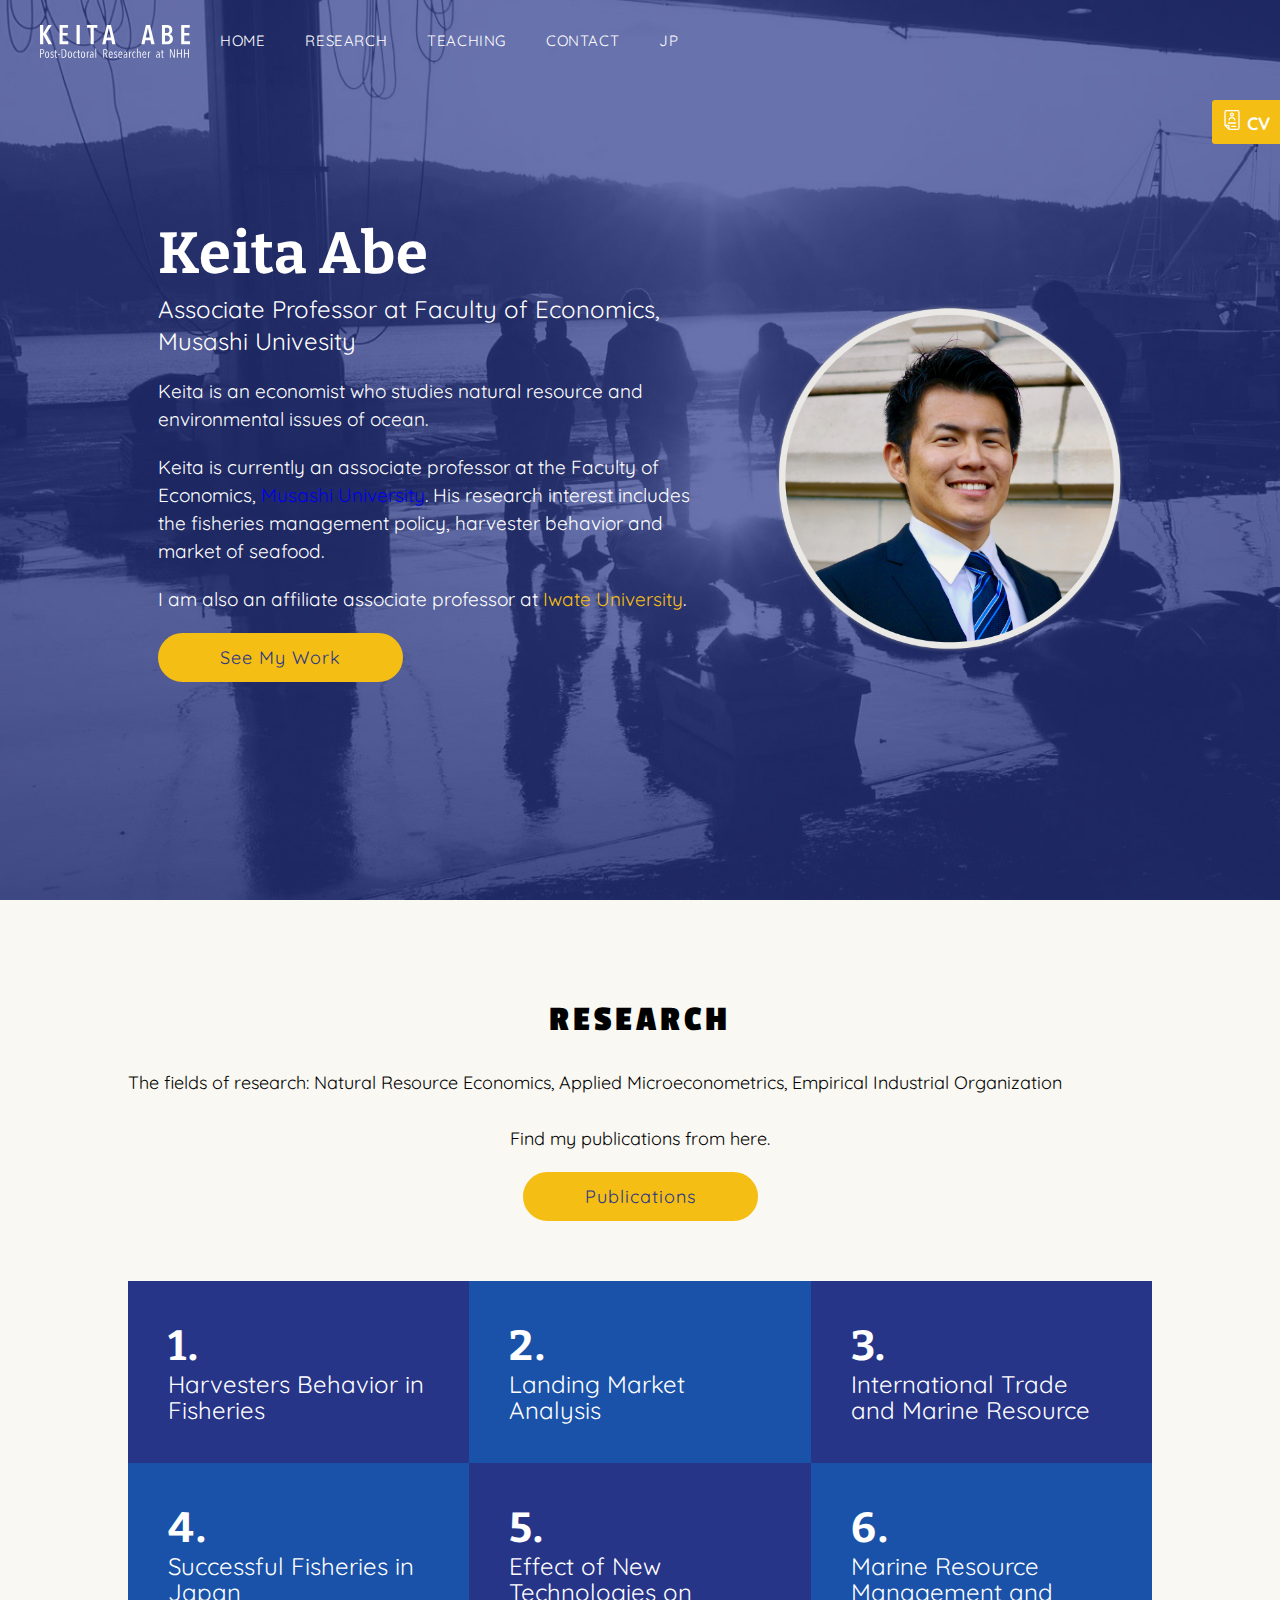
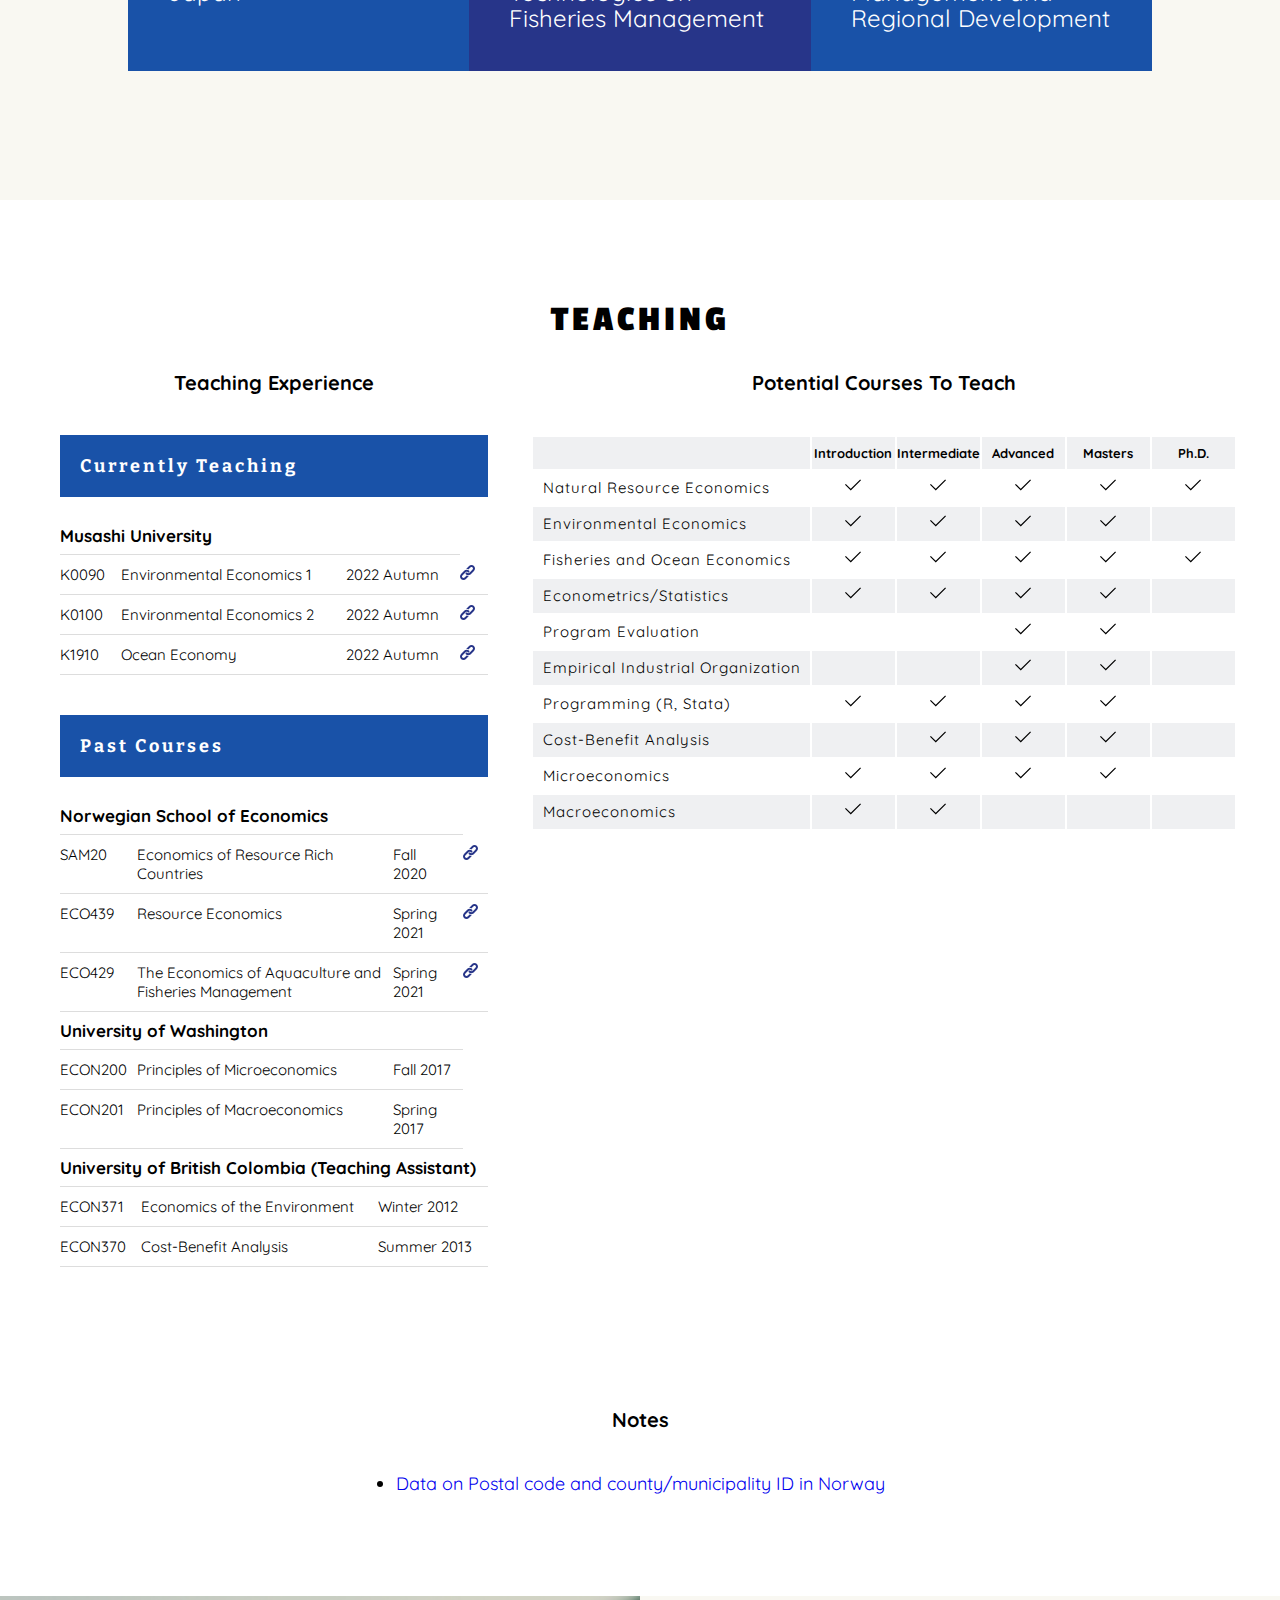
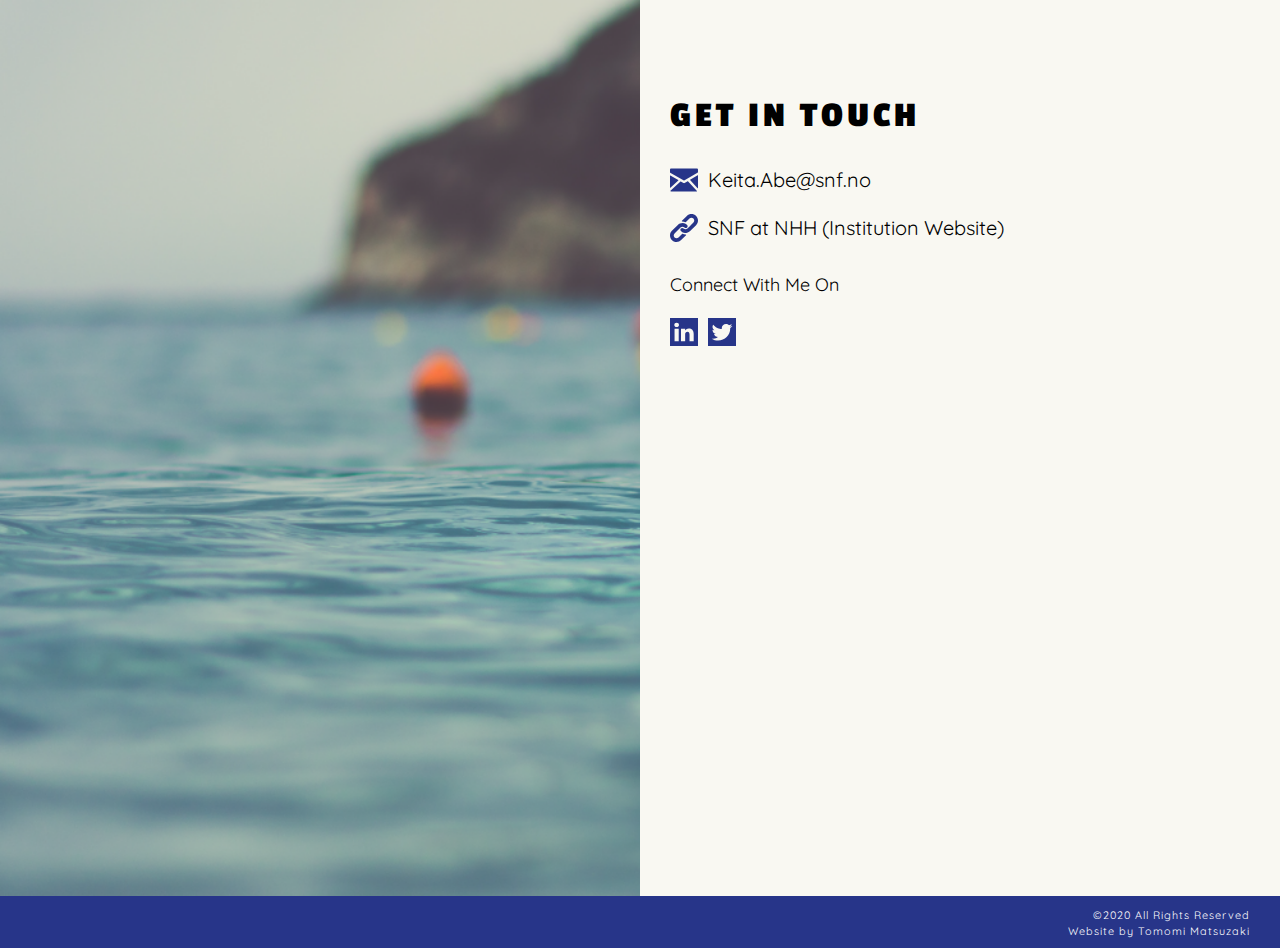
<file: index.html>
<!DOCTYPE html>
<html lang="en">

    <head>
        <meta charset="utf-8">
        <title>Keita Abe</title>
        <meta name="keywords" content="Ph.D., Economics, fisheries economics">
        <meta name="description" content="A website for Ph.D., Keita Abe. All about my research on Fisheries economics and teaching experience in Economics.">
        <meta name="robots" content="index, follow">
        <meta name="author" content="Keita Abe">
        <meta name="viewport" content="width=device-width, initial-scale=1.0">
        <meta property="og:url" content=""/>
        <meta property="og:image" content="" />

            <!---
            <link rel="icon" type="image/png" sizes="16x16" href="favicon.png">
            --->
        <!-- Links -->
        <link rel="stylesheet" href="/style.css">

        <link href="https://fonts.googleapis.com/css2?family=Bitter:wght@300&family=Passion+One&family=Quicksand&display=swap" rel="stylesheet">

        <script src="https://ajax.aspnetcdn.com/ajax/jQuery/jquery-3.2.1.min.js"></script>
    </head>

    <body>
        <!-- Navigation -->
        <header>
            <nav class="main-nav fadein">
                <a href="/"><img src="/images/logo_white.svg" alt="Keita Abe" class="logo"></a>
              <input type="checkbox" id="nav" class="hidden"/>
              <label for="nav" class="nav-open"><i></i><i></i><i></i></label>
              <div class="nav-container">
                <ul>
                  <li><a href="/#home">HOME</a></li>
                  <li><a href="/#research">RESEARCH</a></li>
                  <li><a href="/#teaching">TEACHING</a></li>
                  <li><a href="/#contact">CONTACT</a></li>
                  <li><a href="/jp/">JP</a></li>
                </ul>
              </div>
            </nav>
        </header>


        <div class="landing-container fadein" id="home">

            <!--- Resume button --->
            <a href="https://keita43a.github.io/cv/" target="_blank" class="cv-link">
                    <div class="cv-button">
                    <img src="/images/cv.svg" width="20px">
                    <b>CV</b></div>
            </a>

                <div class="landing section-max-width">
                    <div class="about-left">
                    <div class="v-center">
                        <h1>Keita Abe</h1>
                        <p class="big-p">Associate Professor at Faculty of Economics, Musashi Univesity</p>
                        <p>Keita is an economist who studies natural resource and environmental issues of ocean. </p>
                        <p>Keita is currently an associate professor at the Faculty of Economics, <a href="https://www.musashi.ac.jp/english/",target = "_blank",class = "about-link">Musashi University</a>. His research interest includes the fisheries management policy, harvester behavior and market of seafood.</p>
                        <p>I am also an affiliate associate professor at <a href="http://recon.fisheries.agr.iwate-u.ac.jp/en/" target = "_blank" class="about-link">Iwate University</a>.</p>
                        <a href="#research" class="yellow-link">
                            <div class="yellow-button">See My Work</div>
                        </a>
                    </div>
                </div>
                <div class="about-right">
                    <img src="/images/keita-abe-profile.png">
                </div>
                </div>

            <a href="#service" class="scroll"><span></span></a>
        </div>

<!-- Work -->
        <section class="research" id="research">
            <div class="section-max-width">

                <h2 class="work-heading">RESEARCH</h2>

                <p class="description">The fields of research: Natural Resource Economics, Applied Microeconometrics, Empirical Industrial Organization</p>


                <!---- Publication ----->
                <div class="publications-container">
                        <p>Find my publications from here.</p>
                        <div class="yellow-link click-to-open" data-modal="modal-window-publications">
                            <div class="yellow-button publications-button">Publications</div>
                        </div>

                                <!-- The Modal -->
                                    <div id="modal-window-publications" class="modal-window modal">

                                <!-- Modal content -->
                                    <div class="modal-content">
                                    <span class="close-modal" onclick="modal_close()">Close &times;</span>

                                    <h3 class="research-title">Publications</h3>

                                    <p><u><b>Abe, K.</b></u>, C.M. Anderson, M.N. Reimer (2022) "<a href ="https://link.springer.com/article/10.1007/s10640-022-00699-6">Catch more to catch less: Estimating timing choice as dynamic bycatch avoidance behavior</a>", <i>Environmental and Resource Economics</i></p>

                                    <p>Ishimura G.,<u><b>K. Abe, </b></u>, K. Kanazawa, T. Goto (2022) "<a href ="https://link.springer.com/article/10.1007/s12562-022-01587-0">Exploring economic optimum fishing efforts: a case of Japanese swordfish longline fishery</a>", <i>Fisheries Science</i> (88), 245-258 </p>

                                    <p><u><b>Abe, K.</b></u>, G.Ishimura, S. Baba,S. Yasui, K. Nakamura (2021) "<a href = "https://link.springer.com/article/10.1007/s12562-021-01574-x">Evaluating the impact of COVID-19 on ex-vessel prices using time-series analysis</a>", <i>Fisheries Science</i> (88), 191-202 </p>

                                    <p>Sumaila U.R. et al. (2021) "<a href="https://www.science.org/doi/full/10.1126/science.abm1680" target="_blank">WTO must ban harmful fisheries subsidies</a>", <i>Science</i> (374), 6567, p.544 (Letter)</p>

                                    <p><u><b>Abe, K.</b></u>, and Chris M. Anderson (2022) “<a href="https://www.journals.uchicago.edu/doi/10.1086/717726" target = "_blank">A dynamic model of fishing cruise duration</a>”,  <i>Journal of the Association of Environmental and Resource Economists</i> (9), 3</p>

                                    <p><u><b>Abe, K.</b></u>, Y. Matsuki, G. Ishimura and S. Managi (2021) "<a href="https://www.sciencedirect.com/science/article/pii/S0308597X21003821">Rent distribution in an ex-vessel auction market of fisheries</a>” , <i>Marine Policy</i> (133) </p>

                                    <p>Alizadeh Ashrafi, T., <u><b>K. Abe</b></u> (2021) "<a href="https://academic.oup.com/icesjms/advance-article/doi/10.1093/icesjms/fsab172/6364350" target = "_blank">Intra- and inter-temporal effort allocation and profit-maximizing strategy of trawl fishery</a>", <i>ICES Journal of Marine Science</i></p>

                                    <p>Teh, L., L. Teh, G. Ishimura, <u><b>K. Abe</b></u>, R. Roman (2020) “<a href="https://www.sciencedirect.com/science/article/pii/S0308597X20309209?via%3Dihub" target="_blank">Not all small-scale fisheries arepoor and food insecure</a>” <i>Marine Policy</i> (122) </p>

                                    <p>Tokunaga, K., G. Ishimura, S. Iwata, <u><b>K. Abe</b></u>, K. Ostuka, K. Kleisner and R. Fujita (2019) “<a href="https://www.sciencedirect.com/science/article/abs/pii/S0308597X18309333" target="_blank">Alternative outcomes under different fisheries management policies: Abioeconomic analysis of Japanese fisheries</a>”,  <i>Marine Policy</i> (108)</p>

                                    <p><u><b>Abe, K.</b></u>, G. Ishimura, T. Tsurumi, S. Managi, and U.R. Sumaila (2017) “<a href="https://link.springer.com/article/10.1007%2Fs12562-017-1130-0" target="_blank">Does tradeopenness reduce domestic fisheries catch?</a>” <i>Fisheries Science</i>, (83),4, pp.1-10</p>


                                     <br>
                                    <h3 class="research-title">Working Papers</h3>

                                    <p> Roman, R.K., <u><b>K. Abe</b></u>, G. Ishimura, "Spatio-temporal diversification and stabilization dynamics of multispecies marine fishery portfolios: a historical analysis across Japan", Under Review</p>

                                    <p> Nakamura, K., <u><b>K. Abe</b></u>, G. Ishimura, "A multi-species catch reduces risk and enhances stability in the fishery? Implications from a portfolio analysis of the Hokkaido setnet fishery", Under Review </p>

                                    <p><u><b>Abe, K.</b></u>, L. Nøstbakken, M.F. Wold, "Quota Consolidation in Norwegian coastal fisheries"</p>

                                    <p><u><b>Abe, K.</b></u>, F.K. Diekert, Ø. Langangen, "Do fishers follow fish as fish follows suitable oceanographic conditions?"</p>

                                    <p>Aanesen, M., <u><b>K. Abe</b></u>,"Fish consumption in Norway before and during the COVID-19 pandemic"</p>

                                    </div>
                                    </div>
                </div>


                <!--- Research boxes ----->
                <div class="research-container">
                    <div class="research-row">

                        <!---- Research 1 ------>
                        <div class="research-box-one click-to-open" data-modal="modal-window-one">
                            <h3>1.</h3>
                            <p>Harvesters Behavior in Fisheries</p>
                        </div>

                                <!-- The Modal -->
                                    <div id="modal-window-one" class="modal-window modal">

                                <!-- Modal content -->
                                    <div class="modal-content">
                                    <span class="close-modal" onclick="modal_close()">Close &times;</span>
                                    <img src="/images/research-image-one.png" width="100%">
                                    <h3 class="research-title">Harvesters Behavior in Fisheries</h3>

                                    <p>To measure economic impacts of natural resource management policy, we need good models that address harvesters' response to the policy change. My research is about developing models of harvester behavior, particularly focusing on the dynamic aspect of their decisions. We assume that harvesters maximize their objective functions, such as profit or utility, by choosing their decision variables. Harvesters have a wide range of margins, and the importance of each margin depends on fisheries and context. Abe and Anderson (2020) modeled harvesters’ choice on fishing trip duration using daily catch data and dynamic discrete choice model. In Abe, Anderson and Reimer (2020), seasonal dynamics in quota use allocation in Alaskan pollock fishery is investigated.</p>
                                    </div>

                                    </div>



                        <!---- Research 2 ------>
                        <div class="research-box-two click-to-open" data-modal="modal-window-two">
                            <h3>2.</h3>
                            <p>Landing Market Analysis</p>
                        </div>

                                <!-- The Modal -->
                                    <div id="modal-window-two" class="modal-window modal">

                                <!-- Modal content -->
                                    <div class="modal-content">
                                    <span class="close-modal" onclick="modal_close()">Close &times;</span>
                                    <img src="/images/research-image-one.png" width="100%">
                                    <h3 class="research-title">Landing Market Analysis</h3>

                                    <p>In fisheries resource economics, landing market analysis plays an big role. It determinesthe price formation, and the market power influence the price formation. Such price affectsfishes behavior, so is management outcome. Matuski et al. (2020), we estimate the rentgained by the buyers using structural auction estimation method, and discuss the indirecteffect of market structure on the use of the resources.</p>
                                    </div>

                                    </div>



                        <!---- Research 3 ------>
                        <div class="research-box-one click-to-open" data-modal="modal-window-three">
                            <h3>3.</h3>
                            <p>International Trade and Marine Resource</p>
                        </div>

                                <!-- The Modal -->
                                    <div id="modal-window-three" class="modal-window modal">

                                <!-- Modal content -->
                                    <div class="modal-content">
                                    <span class="close-modal" onclick="modal_close()">Close &times;</span>
                                    <img src="/images/research-image-one.png" width="100%">
                                    <h3 class="research-title">International Trade and Marine Resource</h3>

                                    <p>As more seafood products are consumed all over the world, the overuse of transboundaryfisheries stocks has become a serious issue. In general, such resources are under themanagement of regional fisheries management organizations (RFMOs), comprised by thecountries harvesting the shared stock. Economic management of internationally shared fishstocks has faced difficulty due to their nature as common property at the international leveland transboundary stock mobility. While many studies pay attention to supply side inshared fish stocks, consumers in different countries also “share” fish stocks throughinternational trade. Accordingly, my research interest in this context is at the intersection ofinternational trade and fisheries resources. In Abe et al. (2017), we show that the tradeintensity of a country decreases the harvest. While this model adopts the country level
capital and labor as a source of comparative advantage, I aim to develop the model byincorporating dynamic stock abundance as a source of comparative advantage.</p>
                                    </div>

                                    </div>

                    </div>
                </div>
                <div class="research-container">
                    <div class="research-row">

                        <!---- Research 4 ------>
                        <div class="research-box-two click-to-open" data-modal="modal-window-four">
                            <h3>4.</h3>
                            <p>Successful Fisheries in Japan</p>
                        </div>

                                <!-- The Modal -->
                                    <div id="modal-window-four" class="modal-window modal">

                                <!-- Modal content -->
                                    <div class="modal-content">
                                    <span class="close-modal" onclick="modal_close()">Close &times;</span>
                                    <img src="/images/research-image-one.png" width="100%">
                                    <h3 class="research-title">Successful Fisheries in Japan</h3>

                                    <p>Japanese fisheries industry has been considered as declining industry for a long time. Thefisheries used to be an industry that support local employment given the abundant resourcestocks. It confronts the declining stocks, incomes, and recruitment of young workers. Whatcan we do to revive Japanese fisheries? To lead Japanese fisheries to success, we need tofind successful cases in the unique environment, culture and context of Japanese fisheriesas model cases. “Success” needs to be defined and explored in terms of defining factors. Ageneral definition of successful fisheries is discussed in a context of triple bottom line,which consists of   natural resources/environmental,   economic, and community/socialsustainability. There are, however, no clear criteria for these three aspects as the successdepends on the local context. In this project, we explore the currently succeeding fisheriesby survey and through discussion with interdisciplinary scholars to find the locally specificdefinitions and factors in order to apply them to measure that leads to success.</p>
                                    </div>

                                    </div>



                        <!---- Research 5 ------>
                        <div class="research-box-one click-to-open" data-modal="modal-window-five">
                            <h3>5.</h3>
                            <p>Effect of New Technologies on Fisheries Management</p>
                        </div>

                                <!-- The Modal -->
                                    <div id="modal-window-five" class="modal-window modal">

                                <!-- Modal content -->
                                    <div class="modal-content">
                                    <span class="close-modal" onclick="modal_close()">Close &times;</span>
                                    <img src="/images/research-image-one.png" width="100%">
                                    <h3 class="research-title">Effect of New Technologies on Fisheries Management</h3>

                                    <p>While implementations by   legislation are inevitable process   in natural resourcemanagement, compliance will never be perfect. In fisheries economics, such problem hasbeen analyzed using game theoretic approach as a game between managers and fishers.The managers enforce fishers to comply the rules through various monitoring and checkson board or at port. Detailed monitors and frequent checks would increase the rate ofcompliance, but it also raises the cost of monitoring. The policy implementation, therefore,needs to balance the cost and the effect of management. Recently, new technologies suchas electronic log books and electronic monitoring system using global positioning system(GPS) has been developed and adopted in fisheries management. Thanks to thesetechnologies, the   capture rate of harvester behavior has been raised while   theimplementation cost dropped. In this project, compliance behavior of fishers is analyzed interms of both theoretical and empirical aspects, and we aim to answer whether, and inwhich way, new technologies may be used to best strengthen fisheries management.</p>
                                    </div>

                                    </div>



                        <!---- Research 6 ------>
                        <div class="research-box-two click-to-open" data-modal="modal-window-six">
                            <h3>6.</h3>
                            <p>Marine Resource Management and Regional Development</p>
                        </div>

                                <!-- The Modal -->
                                    <div id="modal-window-six" class="modal-window modal">

                                <!-- Modal content -->
                                    <div class="modal-content">
                                    <span class="close-modal" onclick="modal_close()">Close &times;</span>
                                    <img src="/images/research-image-one.png" width="100%">
                                    <h3 class="research-title">Marine Resource Management and Regional Development</h3>

                                    <p>Even though triple-bottom-line   is emphasized in the context of   marine resourcemanagement, recent management policies which based on rights-based management haspromoted economic efficiency and biological sustainability, but not much of social equality.A potential issue is that small coastal communities are exposed to threats as fishing quotasare flowing out from the area due to its transferability. This may not only reduce fishingactivity, but also the general economic activity and population as fishery may be vital tosupport local economy. We investigate how recent rights-based management changed thegeographical distribution of fishing activity and resulting economic outcomes in the region,using the data of Norway.</p>
                                    </div>

                                    </div>
                    </div>
                </div>
                </div>
        </section>



                <!--- Teaching ----->
         <section class="teaching" id="teaching">
             <div class="teaching-container">
                <h2 class="work-heading">TEACHING</h2>


                <div class="teaching-ex-container">
                    <h5>Teaching Experience</h5>
                    <div class="teaching-half">
                        <h6 class="teaching-title">Currently Teaching</h6>
                        <table class="teaching-table">
                          <tr>
                              <th colspan="3">Musashi University</th>
                          </tr>
                          <tr>
                              <td>K0090</td>
                              <td>Environmental Economics 1</td>
                              <td>2022  Autumn</td>
                              <td><a href="https://3s.musashi.ac.jp/uprx/up/pk/pky001/Pky00101.xhtml?guestlogin=Kmh006&_ga=2.82828885.25573465.1666939103-981112887.1656150956&_gl=1*1ynrw9m*_ga*OTgxMTEyODg3LjE2NTYxNTA5NTY.*_ga_TJG41HPBJV*MTY2NjkzOTEwMi4zMC4xLjE2NjY5NDA0NTIuNjAuMC4w" target="_blank"><img src="/images/link-icon.svg" class="class-icon"></a></td>
                          </tr>
                          <tr>
                              <td>K0100</td>
                              <td>Environmental Economics 2</td>
                              <td>2022  Autumn</td>
                              <td><a href="https://3s.musashi.ac.jp/uprx/up/pk/pky001/Pky00101.xhtml?guestlogin=Kmh006&_ga=2.82828885.25573465.1666939103-981112887.1656150956&_gl=1*1ynrw9m*_ga*OTgxMTEyODg3LjE2NTYxNTA5NTY.*_ga_TJG41HPBJV*MTY2NjkzOTEwMi4zMC4xLjE2NjY5NDA0NTIuNjAuMC4w" target="_blank"><img src="/images/link-icon.svg" class="class-icon"></a></td>
                          </tr>
                          <tr>
                              <td>K1910</td>
                              <td>Ocean Economy</td>
                              <td>2022  Autumn</td>
                              <td><a href="https://3s.musashi.ac.jp/uprx/up/pk/pky001/Pky00101.xhtml?guestlogin=Kmh006&_ga=2.82828885.25573465.1666939103-981112887.1656150956&_gl=1*1ynrw9m*_ga*OTgxMTEyODg3LjE2NTYxNTA5NTY.*_ga_TJG41HPBJV*MTY2NjkzOTEwMi4zMC4xLjE2NjY5NDA0NTIuNjAuMC4w" target="_blank"><img src="/images/link-icon.svg" class="class-icon"></a></td>
                          </tr>
                        </table>

                    </div>
                    <div class="teaching-half">
                        <h6 class="teaching-title">Past Courses</h6>
                        <table class="teaching-table">
                          <tr>
                              <th colspan="3">Norwegian School of Economics</th>
                          </tr>
                          <tr>
                              <td>SAM20</td>
                              <td>Economics of Resource Rich Countries</td>
                              <td>Fall 2020</td>
                              <td><a href="https://www.nhh.no/en/courses/the-economics-of-resource-rich-countries/" target="_blank"><img src="/images/link-icon.svg" class="class-icon"></a></td>
                          </tr>
                          <tr>
                              <td>ECO439</td>
                              <td>Resource Economics</td>
                              <td>Spring 2021</td>
                              <td><a href="https://www.nhh.no/en/courses/resource-economics/" target="_blank"><img src="/images/link-icon.svg" class="class-icon"></a></td>
                          </tr>
                          <tr>
                              <td>ECO429</td>
                              <td>The Economics of Aquaculture and Fisheries Management</td>
                              <td>Spring 2021</td>
                              <td><a href="https://www.nhh.no/en/courses/the-economics-of-aquaculture-and-fisheries-management/" target="_blank"><img src="/images/link-icon.svg" class="class-icon"></a></td>
                          </tr>
                            <tr>
                                <th colspan="3">University of Washington</th>
                            </tr>
                            <tr>
                                <td>ECON200</td>
                                <td>Principles of Microeconomics</td>
                                <td>Fall 2017</td>
                            </tr>
                            <tr>
                                <td>ECON201</td>
                                <td>Principles of Macroeconomics</td>
                                <td>Spring 2017</td>
                            </tr>
                        </table>

                        <table class="teaching-table">
                            <tr>
                                <th colspan="3">University of British Colombia (Teaching Assistant)</th>
                            </tr>
                            <tr>
                                <td>ECON371</td>
                                <td>Economics of the Environment</td>
                                <td>Winter 2012</td>
                            </tr>
                            <tr>
                                <td>ECON370</td>
                                <td>Cost-Benefit Analysis</td>
                                <td>Summer 2013</td>
                            </tr>
                        </table>
                    </div>
                </div>

                <div class="pot_course">
                <h5>Potential Courses To Teach</h5>
                        <table id="pot_desk">
                            <tr>
                                <th class="first"></th>
                                <th class="level">Introduction</th>
                                <th class="level">Intermediate</th>
                                <th class="level">Advanced</th>
                                <th class="level">Masters</th>
                                <th class="level">Ph.D.</th>
                            </tr>

                                <tr>
                                    <td class="title">Natural Resource Economics</td>
                                    <td class="level"><img src="/images/checked.svg" width="16px"></td>
                                    <td class="level"><img src="/images/checked.svg" width="16px"></td>
                                    <td class="level"><img src="/images/checked.svg" width="16px"></td>
                                    <td class="level"><img src="/images/checked.svg" width="16px"></td>
                                    <td class="level"><img src="/images/checked.svg" width="16px"></td>
                                </tr>

                                <tr>
                                    <td class="title">Environmental Economics</td>
                                    <td class="level"><img src="/images/checked.svg" width="16px"></td>
                                    <td class="level"><img src="/images/checked.svg" width="16px"></td>
                                    <td class="level"><img src="/images/checked.svg" width="16px"></td>
                                    <td class="level"><img src="/images/checked.svg" width="16px"></td>
                                    <td></td>
                                </tr>

                                <tr>
                                    <td class="title">Fisheries and Ocean Economics</td>
                                    <td class="level"><img src="/images/checked.svg" width="16px"></td>
                                    <td class="level"><img src="/images/checked.svg" width="16px"></td>
                                    <td class="level"><img src="/images/checked.svg" width="16px"></td>
                                    <td class="level"><img src="/images/checked.svg" width="16px"></td>
                                    <td class="level"><img src="/images/checked.svg" width="16px"></td>
                                </tr>

                                <tr>
                                    <td class="title">Econometrics/Statistics</td>
                                    <td class="level"><img src="/images/checked.svg" width="16px"></td>
                                    <td class="level"><img src="/images/checked.svg" width="16px"></td>
                                    <td class="level"><img src="/images/checked.svg" width="16px"></td>
                                    <td class="level"><img src="/images/checked.svg" width="16px"></td>
                                    <td></td>
                                </tr>

                                <tr>
                                    <td class="title">Program Evaluation </td>
                                    <td></td>
                                    <td></td>
                                    <td class="level"><img src="/images/checked.svg" width="16px"></td>
                                    <td class="level"><img src="/images/checked.svg" width="16px"></td>
                                    <td></td>
                                </tr>

                                <tr>
                                    <td class="title">Empirical Industrial Organization</td>
                                    <td></td>
                                    <td></td>
                                    <td class="level"><img src="/images/checked.svg" width="16px"></td>
                                    <td class="level"><img src="/images/checked.svg" width="16px"></td>
                                    <td></td>
                                </tr>

                                <tr>
                                    <td class="title">Programming (R, Stata)</td>
                                    <td class="level"><img src="/images/checked.svg" width="16px"></td>
                                    <td class="level"><img src="/images/checked.svg" width="16px"></td>
                                    <td class="level"><img src="/images/checked.svg" width="16px"></td>
                                    <td class="level"><img src="/images/checked.svg" width="16px"></td>
                                    <td></td>
                                </tr>

                                <tr>
                                    <td class="title">Cost-Benefit Analysis</td>
                                    <td></td>
                                    <td class="level"><img src="/images/checked.svg" width="16px"></td>
                                    <td class="level"><img src="/images/checked.svg" width="16px"></td>
                                    <td class="level"><img src="/images/checked.svg" width="16px"></td>
                                    <td></td>
                                </tr>



                                <tr>
                                    <td class="title">Microeconomics</td>
                                    <td class="level"><img src="/images/checked.svg" width="16px"></td>
                                    <td class="level"><img src="/images/checked.svg" width="16px"></td>
                                    <td class="level"><img src="/images/checked.svg" width="16px"></td>
                                    <td class="level"><img src="/images/checked.svg" width="16px"></td>
                                    <td></td>
                                </tr>

                                <tr>
                                    <td class="title">Macroeconomics</td>
                                    <td class="level"><img src="/images/checked.svg" width="16px"></td>
                                    <td class="level"><img src="/images/checked.svg" width="16px"></td>
                                    <td></td>
                                    <td></td>
                                    <td></td>
                                </tr>

                            </table>



                        <!--- mobile table ------->
                        <table id="pot_desk_mobile">
                        <tr>
                            <th class="first"></th>
                            <th class="level">1</th>
                            <th class="level">2</th>
                            <th class="level">3</th>
                            <th class="level">4</th>
                            <th class="level">5</th>
                        </tr>

                            <tr>
                                    <td class="title">Natural Resource Economics</td>
                                    <td class="level"><img src="/images/checked.svg" width="16px"></td>
                                    <td class="level"><img src="/images/checked.svg" width="16px"></td>
                                    <td class="level"><img src="/images/checked.svg" width="16px"></td>
                                    <td class="level"><img src="/images/checked.svg" width="16px"></td>
                                    <td class="level"><img src="/images/checked.svg" width="16px"></td>
                                </tr>

                                <tr>
                                    <td class="title">Environmental Economics</td>
                                    <td class="level"><img src="/images/checked.svg" width="16px"></td>
                                    <td class="level"><img src="/images/checked.svg" width="16px"></td>
                                    <td class="level"><img src="/images/checked.svg" width="16px"></td>
                                    <td class="level"><img src="/images/checked.svg" width="16px"></td>
                                    <td></td>
                                </tr>

                                <tr>
                                    <td class="title">Fisheries and Ocean Economics</td>
                                    <td class="level"><img src="/images/checked.svg" width="16px"></td>
                                    <td class="level"><img src="/images/checked.svg" width="16px"></td>
                                    <td class="level"><img src="/images/checked.svg" width="16px"></td>
                                    <td class="level"><img src="/images/checked.svg" width="16px"></td>
                                    <td class="level"><img src="/images/checked.svg" width="16px"></td>
                                </tr>

                                <tr>
                                    <td class="title">Econometrics/Statistics</td>
                                    <td class="level"><img src="/images/checked.svg" width="16px"></td>
                                    <td class="level"><img src="/images/checked.svg" width="16px"></td>
                                    <td class="level"><img src="/images/checked.svg" width="16px"></td>
                                    <td class="level"><img src="/images/checked.svg" width="16px"></td>
                                    <td></td>
                                </tr>

                                <tr>
                                    <td class="title">Program Evaluation </td>
                                    <td></td>
                                    <td></td>
                                    <td class="level"><img src="/images/checked.svg" width="16px"></td>
                                    <td class="level"><img src="/images/checked.svg" width="16px"></td>
                                    <td></td>
                                </tr>

                                <tr>
                                    <td class="title">Empirical Industrial Organization</td>
                                    <td></td>
                                    <td></td>
                                    <td class="level"><img src="/images/checked.svg" width="16px"></td>
                                    <td class="level"><img src="/images/checked.svg" width="16px"></td>
                                    <td></td>
                                </tr>

                                <tr>
                                    <td class="title">Programming (R, Stata)</td>
                                    <td class="level"><img src="/images/checked.svg" width="16px"></td>
                                    <td class="level"><img src="/images/checked.svg" width="16px"></td>
                                    <td class="level"><img src="/images/checked.svg" width="16px"></td>
                                    <td class="level"><img src="/images/checked.svg" width="16px"></td>
                                    <td></td>
                                </tr>

                                <tr>
                                    <td class="title">Cost-Benefit Analysis</td>
                                    <td></td>
                                    <td class="level"><img src="/images/checked.svg" width="16px"></td>
                                    <td class="level"><img src="/images/checked.svg" width="16px"></td>
                                    <td class="level"><img src="/images/checked.svg" width="16px"></td>
                                    <td></td>
                                </tr>



                                <tr>
                                    <td class="title">Microeconomics</td>
                                    <td class="level"><img src="/images/checked.svg" width="16px"></td>
                                    <td class="level"><img src="/images/checked.svg" width="16px"></td>
                                    <td class="level"><img src="/images/checked.svg" width="16px"></td>
                                    <td class="level"><img src="/images/checked.svg" width="16px"></td>
                                    <td></td>
                                </tr>

                                <tr>
                                    <td class="title">Macroeconomics</td>
                                    <td class="level"><img src="/images/checked.svg" width="16px"></td>
                                    <td class="level"><img src="/images/checked.svg" width="16px"></td>
                                    <td></td>
                                    <td></td>
                                    <td></td>
                                </tr>

                        </table>

                <div class="levels">
                    <h6>Teaching Levels</h6>
                    <ul>
                        <li>1: Introduction</li>
                        <li>2: Intermediate</li>
                        <li>3: Advanced</li>
                        <li>4: Masters</li>
                        <li>5: Ph.D.</li>
                    </ul>
                </div>
                </div>

                <!--- Notes ----->
                <div class="note-container">
                <h5 class="note">Notes</h5>

                <ul class="notes-list">
                    <li><a href="https://github.com/keita43a/Postal_code_region_number_Norway" target="_blank">Data on Postal code and county/municipality ID in Norway</a></li>

                </ul>
                </div>
            </div>
        </section>


<!-- Contact -->
        <section class="contact" id="contact">
            <div class="section-container">
                <div class="contact-left">
                </div>
                <div class="contact-right">
                    <div class="v-center">
                            <h2>GET IN TOUCH</h2>
                                <a href="mailto:Keita.Abe@snf.no" target="_top" class="contact-link">
                                    <div class="info">
                                        <img src="/images/email-icon.svg" alt="Email" class="social-icon">
                                        <p>Keita.Abe@snf.no</p>
                                    </div>
                                </a>

                            <br>

                            <a href="https://www.snf.no/Default.aspx?ID=65" target="_blank" class="contact-link">
                                <div class="info">
                                <img src="/images/link-icon.svg" alt="SNF Website" class="social-icon">
                                <p>SNF at NHH (Institution Website)</p>
                                </div>
                            </a>


                            <p class="connect">Connect With Me On</p>
                                <a href="https://www.linkedin.com/in/keita-abe/" target="_blank" class="contact-link">
                                    <img src="/images/linkedin.svg" alt="Email" class="social-icon">
                                </a>
                                <a href="https://twitter.com/katten22_en" target="_blank" class="contact-link">
                                    <img src="/images/twitter.svg" alt="Email" class="social-icon">
                                </a>
                    </div>
                </div>
            </div>
        </section>

<!-- Footer -->
<footer>
    <small>©2020 All Rights Reserved<br>Website by <a href="https://www.tomomim.com">Tomomi Matsuzaki</a></small>
</footer>




<!-- Script is here -->
<script>

$(".main-nav a").click(function () {
		document.getElementById("nav").checked = false;
});



// Smooth Scrooling

$(function() {
    var header = $(".w3-whitee");

    $(window).scroll(function() {
        var scroll = $(window).scrollTop();
        if (scroll >= 50) {
            header.addClass("scrolled");
        } else {
            header.removeClass("scrolled");
        }
    });

});

$(document).ready(function(){
  // Add smooth scrolling to all links
  $("a").on('click', function(event) {

    // Make sure this.hash has a value before overriding default behavior
    if (this.hash !== "") {
      // Prevent default anchor click behavior
      event.preventDefault();

      // Store hash
      var hash = this.hash;

      // Using jQuery's animate() method to add smooth page scroll
      // The optional number (800) specifies the number of milliseconds it takes to scroll to the specified area
      $('html, body').animate({
        scrollTop: $(hash).offset().top
      }, 800, function(){

        // Add hash (#) to URL when done scrolling (default click behavior)
        window.location.hash = hash;
      });
    } // End if
  });
});


// Multiple Modal
var modal = document.getElementsByClassName('modal-window');

var btn = document.getElementsByClassName("click-to-open");

var span = document.getElementsByClassName("close-modal")[0];


for (var i = 0; i < btn.length; i++) {
  var thisBtn = btn[i];
  thisBtn.addEventListener("click", function(){
    var modal = document.getElementById(this.dataset.modal);
    modal.style.display = "block";
}, false);
}


// Error!!!! Modal doesn't close!!
// When the user clicks on <span> (x), close the modal
for (var i = 0; i < modal.length; i++) {
  modal[i].addEventListener("click", function(e) {
    if(e.target.className === 'close-modal') {
      this.style.display = 'none';
    }
  }, false);
}

// When the user clicks anywhere outside of the modal, close it
window.onclick = function(event) {
    if (event.target == modal) {
        modal.style.display = "none";
    }
}



</script>
</body>
</html>
</file>
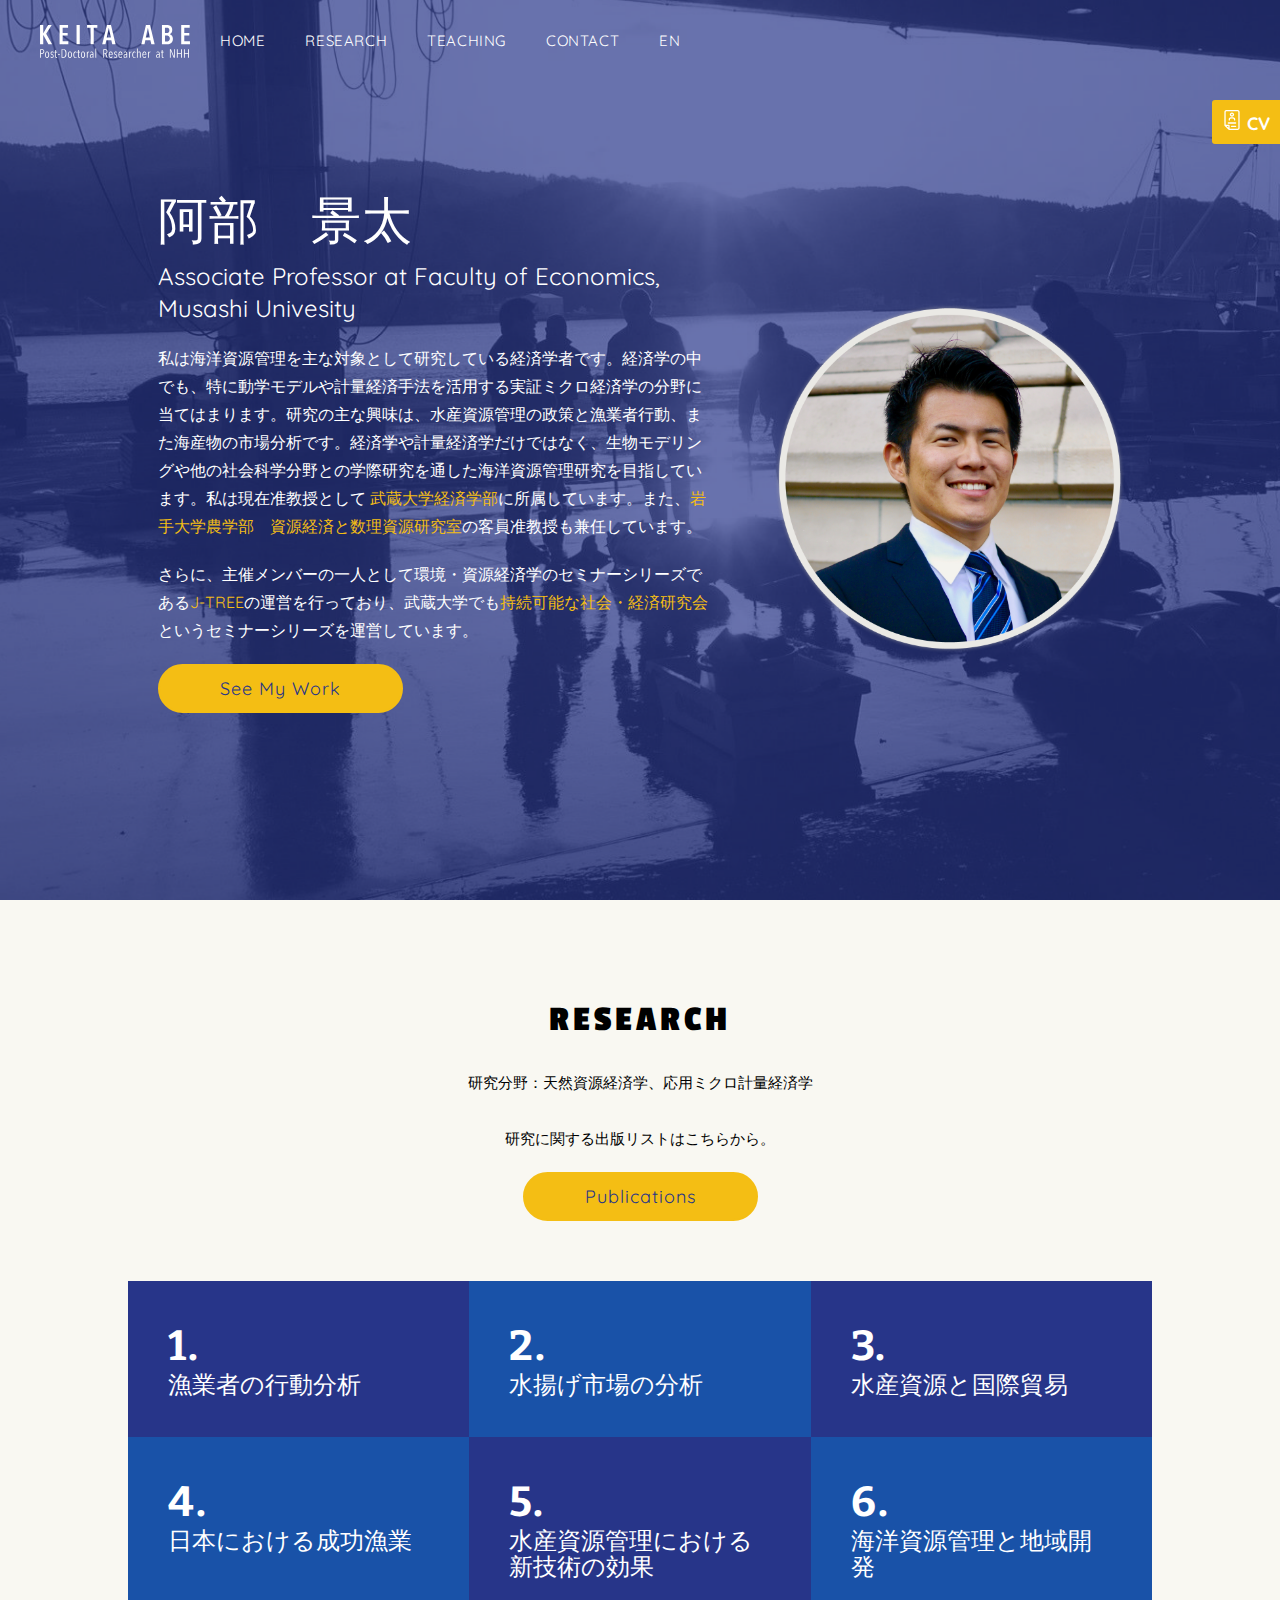
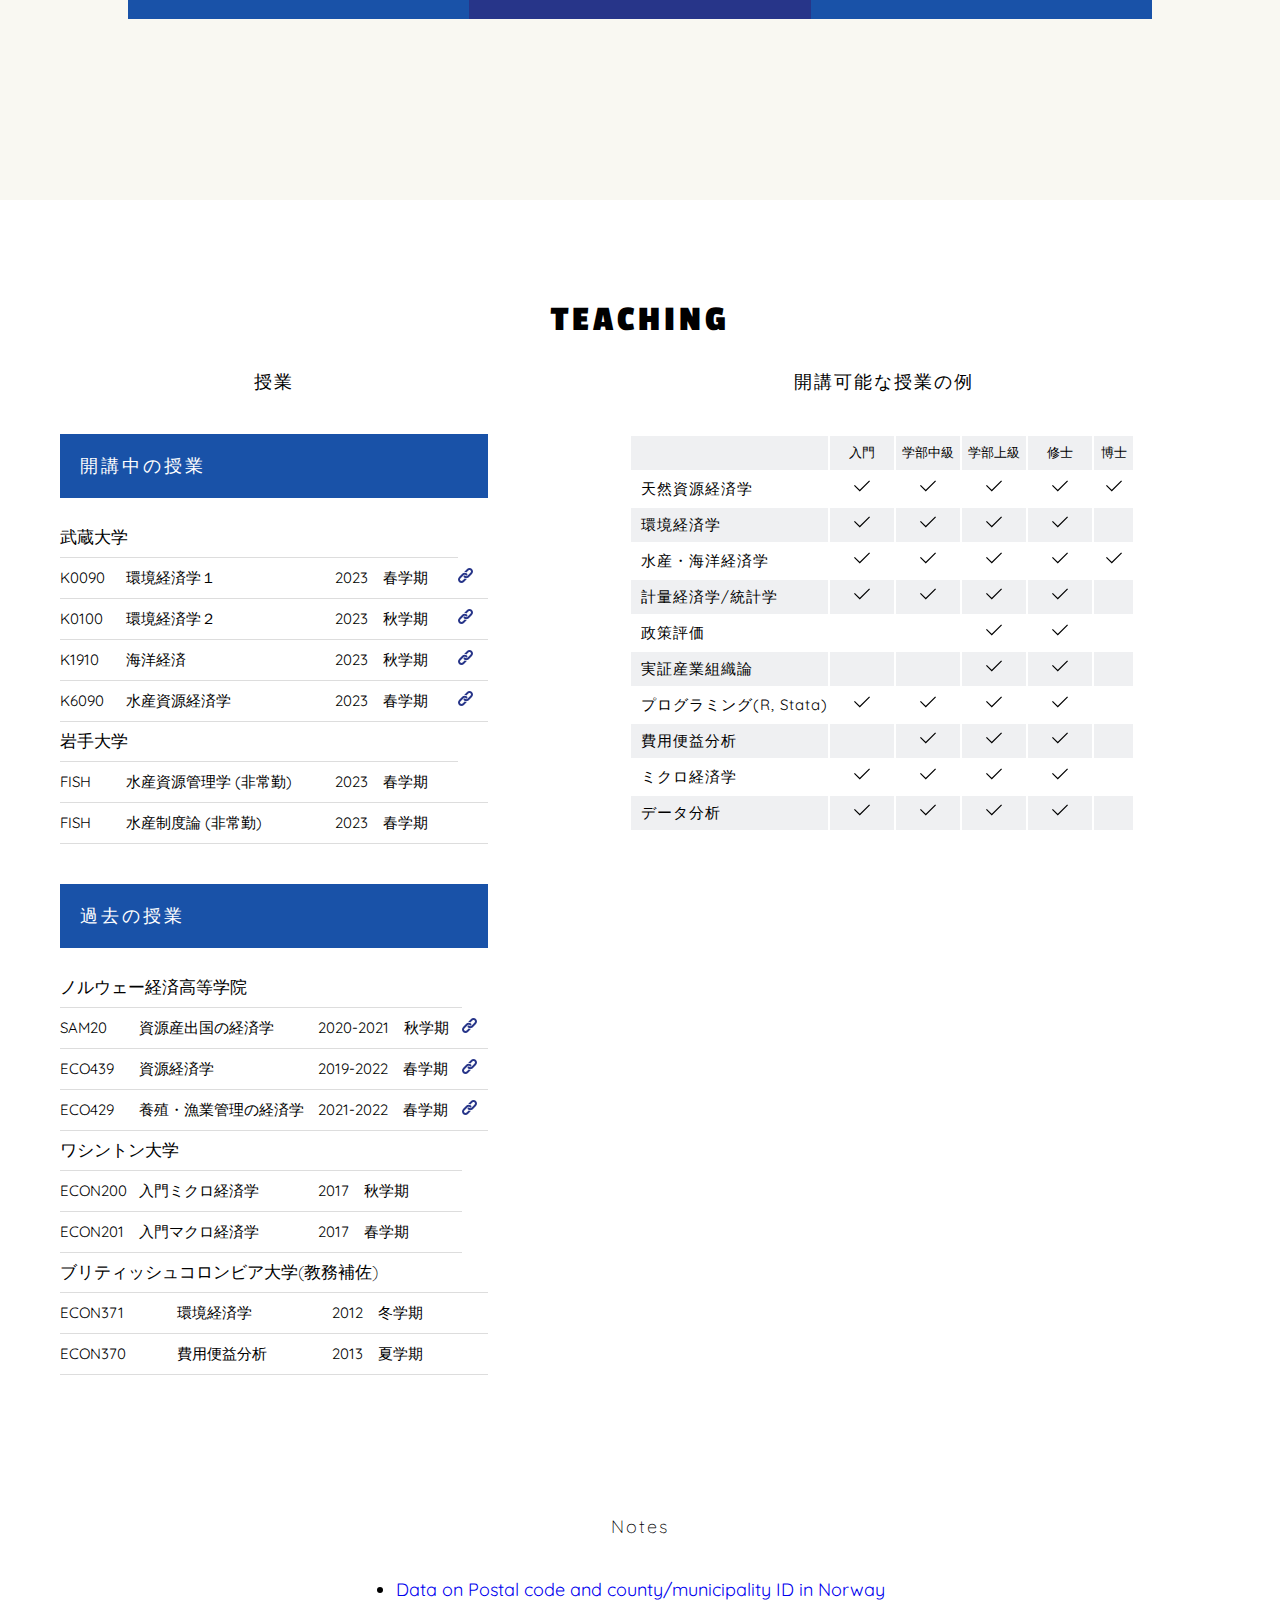
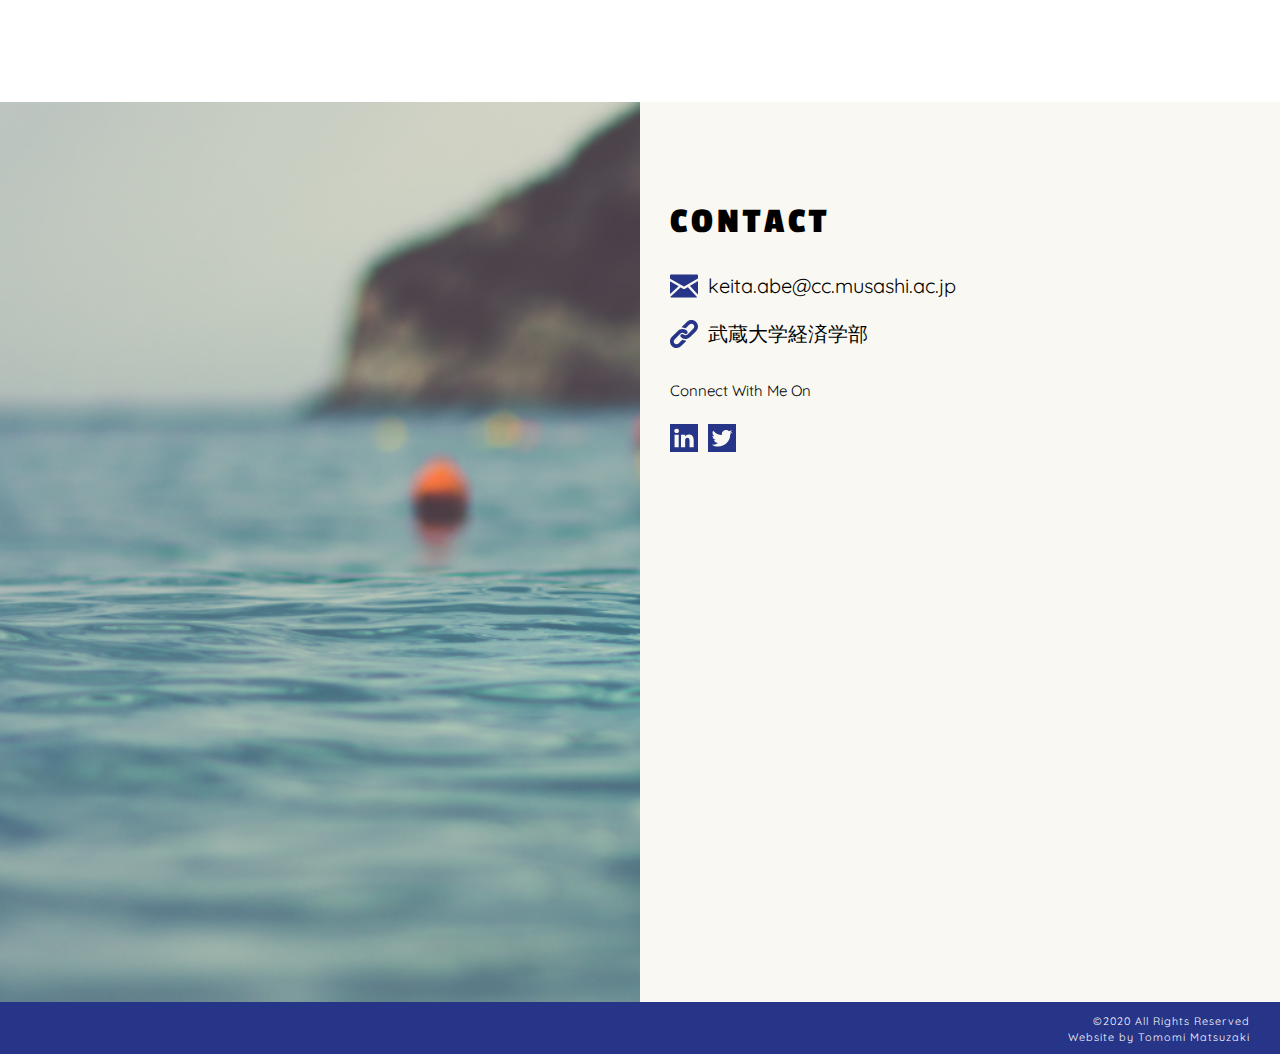
<file: jp/index.html>
<!DOCTYPE html>
<html lang="ja">

    <head>
        <meta charset="utf-8">
        <title>阿部　景太</title>
        <meta name="keywords" content="Ph.D., Economics, fisheries economics">
        <meta name="description" content="A website for Ph.D., Keita Abe. All about my research on Fisheries economics and teaching experience in Economics.">
        <meta name="robots" content="index, follow">
        <meta name="author" content="Keita Abe">
        <meta name="viewport" content="width=device-width, initial-scale=1.0">
        <meta property="og:url" content="https://tomomim.com/"/>
        <meta property="og:image" content="" />

            <!---
            <link rel="icon" type="image/png" sizes="16x16" href="favicon.png">
            --->
        <!-- Links -->
        <link rel="stylesheet" href="/jp/style.css">

        <link href="https://fonts.googleapis.com/css2?family=Bitter:wght@300&family=Passion+One&family=Quicksand&display=swap" rel="stylesheet">

        <script src="https://ajax.aspnetcdn.com/ajax/jQuery/jquery-3.2.1.min.js"></script>

        <!-- Google tag (gtag.js) -->
        <script async src="https://www.googletagmanager.com/gtag/js?id=G-F4SV7F8871"></script>
        <script>
          window.dataLayer = window.dataLayer || [];
          function gtag(){dataLayer.push(arguments);}
          gtag('js', new Date());

          gtag('config', 'G-F4SV7F8871');
        </script>
    </head>



    <body>
        <!-- Navigation -->
        <header>
            <nav class="main-nav fadein">
                <a href="/"><img src="/images/logo_white.svg" alt="Keita Abe" class="logo"></a>
              <input type="checkbox" id="nav" class="hidden"/>
              <label for="nav" class="nav-open"><i></i><i></i><i></i></label>
              <div class="nav-container">
                <ul>
                  <li><a href="/#home">HOME</a></li>
                  <li><a href="/#research">RESEARCH</a></li>
                  <li><a href="/#teaching">TEACHING</a></li>
                  <li><a href="/#contact">CONTACT</a></li>
                  <li><a href="/">EN</a></li>
                </ul>
              </div>
            </nav>
        </header>


        <div class="landing-container fadein" id="home">

            <!--- Resume button --->
            <a href="https://keita43a.github.io/cv/" target="_blank" class="cv-link">
                    <div class="cv-button">
                    <img src="/images/cv.svg" width="20px">
                    <b>CV</b></div>
            </a>

                <div class="landing section-max-width">
                    <div class="about-left">
                    <div class="v-center">
                        <h1>阿部　景太</h1>
                        <p class="big-p">Associate Professor at Faculty of Economics, Musashi Univesity</p>
                        <p>私は海洋資源管理を主な対象として研究している経済学者です。経済学の中でも、特に動学モデルや計量経済手法を活用する実証ミクロ経済学の分野に当てはまります。研究の主な興味は、水産資源管理の政策と漁業者行動、また海産物の市場分析です。経済学や計量経済学だけではなく、生物モデリングや他の社会科学分野との学際研究を通した海洋資源管理研究を目指しています。私は現在准教授として
                          <a href="https://www.musashi.ac.jp/" target="_blank" class="about-link">武蔵大学経済学部</a>に所属しています。また、<a href="http://recon.fisheries.agr.iwate-u.ac.jp/" target = "_blank" class="about-link">岩手大学農学部　資源経済と数理資源研究室</a>の客員准教授も兼任しています。</p>
                        <p>さらに、主催メンバーの一人として環境・資源経済学のセミナーシリーズである<a href="https://sites.google.com/view/j-tree/english" target = "_blank" class="about-link">J-TREE</a>の運営を行っており、武蔵大学でも<a href="https://sites.google.com/u.musashi.ac.jp/musashi-econ-seminar" target = "_blank" class="about-link">持続可能な社会・経済研究会</a>というセミナーシリーズを運営しています。</p>
                        <a href="#research" class="yellow-link">
                            <div class="yellow-button">See My Work</div>
                        </a>
                    </div>
                </div>
                <div class="about-right">
                    <img src="/images/keita-abe-profile.png">
                </div>
                </div>

            <a href="#service" class="scroll"><span></span></a>
        </div>

<!-- Work -->
        <section class="research" id="research">
            <div class="section-max-width">

                <h2 class="work-heading">RESEARCH</h2>

                <p class="description">研究分野：天然資源経済学、応用ミクロ計量経済学</p>


                <!---- Publication ----->
                <div class="publications-container">
                        <p>研究に関する出版リストはこちらから。</p>
                        <div class="yellow-link click-to-open" data-modal="modal-window-publications">
                            <div class="yellow-button publications-button">Publications</div>
                        </div>

                                <!-- The Modal -->
                                    <div id="modal-window-publications" class="modal-window modal">

                                <!-- Modal content -->
                                    <div class="modal-content">
                                    <span class="close-modal" onclick="modal_close()">Close &times;</span>

                                    <h3 class="research-title">Publications</h3>

                                    <p><u><b>Abe, K.</b></u>, L. Nøstbakken, M.F. Wold, "<a>Quota Consolidation in Norwegian coastal fisheries</a>", Accepted at <i>Environmental and Resource Economics</i>, <a href="https://snf.no/en/publications/2023/quota-consolidation-in-norwegian-coastal-fisheries/" target="_blank">WP ver.<a></p>

                                    <p>Nakamura K., <u><b>K. Abe</b></u>, G. Ishimura (2023), "<a href ="https://link.springer.com/article/10.1007/s12562-022-01656-4">A multi-species catch reduces risk and enhances stability in the fishery? Implications from a portfolio analysis of the Hokkaido setnet fishery</a>", <i>Fisheries Science</i></p>

                                    <p><u><b>Abe, K.</b></u>, C.M. Anderson, M.N. Reimer (2022) "<a href ="https://link.springer.com/article/10.1007/s10640-022-00699-6">Catch more to catch less: Estimating timing choice as dynamic bycatch avoidance behavior</a>", <i>Environmental and Resource Economics</i></p>

                                    <p>Ishimura G., <u><b>K. Abe</b></u>, K. Kanazawa, T. Goto (2022) "<a href ="https://link.springer.com/article/10.1007/s12562-022-01587-0">Exploring economic optimum fishing efforts: a case of Japanese swordfish longline fishery</a>", <i>Fisheries Science</i> (88), 245-258 </p>

                                    <p><u><b>Abe, K.</b></u>, G.Ishimura, S. Baba,S. Yasui, K. Nakamura (2021) "<a href = "https://link.springer.com/article/10.1007/s12562-021-01574-x">Evaluating the impact of COVID-19 on ex-vessel prices using time-series analysis</a>", <i>Fisheries Science</i> (88), 191-202 </p>

                                    <p>Sumaila U.R. et al. (2021) "<a href="https://www.science.org/doi/full/10.1126/science.abm1680" target="_blank">WTO must ban harmful fisheries subsidies</a>", <i>Science</i> (374), 6567, p.544 (Letter)</p>

                                    <p><u><b>Abe, K.</b></u>, and Chris M. Anderson (2022) “<a href="https://www.journals.uchicago.edu/doi/10.1086/717726" target = "_blank">A dynamic model of fishing cruise duration</a>”,  <i>Journal of the Association of Environmental and Resource Economists</i> (9), 3</p>

                                    <p><u><b>Abe, K.</b></u>, Y. Matsuki, G. Ishimura and S. Managi (2021) "<a href = "https://www.sciencedirect.com/science/article/pii/S0308597X21003821">Rent distribution in an ex-vessel auction market of fisheries</a>” , <i>Marine Policy</i> (133) </p>

                                    <p>Alizadeh Ashrafi, T., <u><b>K. Abe</b></u> (2021) "<a href="https://academic.oup.com/icesjms/advance-article/doi/10.1093/icesjms/fsab172/6364350", target = "_blank">"Intra- and inter-temporal effort allocation and profit-maximizing strategy of trawl fishery</a>", <i>ICES Journal of Marine Science</i></p>

                                    <p>Teh, L., L. Teh, G. Ishimura, <u><b>K. Abe</b></u>, R. Roman (2020) “<a href="https://www.sciencedirect.com/science/article/pii/S0308597X20309209?via%3Dihub" target="_blank">Not all small-scale fisheries are poor and food insecure</a>” <i>Marine Policy</i> (122) </p>

                                    <p>Tokunaga, K., G. Ishimura, S. Iwata, <u><b>K. Abe</b></u>, K. Ostuka, K. Kleisner and R. Fujita (2019) “<a href="https://www.sciencedirect.com/science/article/abs/pii/S0308597X18309333" target="_blank">Alternative outcomes under different fisheries management policies: Abioeconomic analysis of Japanese fisheries</a>”,  <i>Marine Policy</i> (108)</p>

                                    <p><u><b>Abe, K.</b></u>, G. Ishimura, T. Tsurumi, S. Managi, and U.R. Sumaila (2017) “<a href="https://link.springer.com/article/10.1007%2Fs12562-017-1130-0" target="_blank">Does tradeopenness reduce domestic fisheries catch?</a>” <i>Fisheries Science</i>, (83),4, pp.1-10</p>

                                  <br>
                                  <h3 class="research-title">Publications in Japanese</h3>

                                    <p>馬場 真哉, 石村 学志, <u><b>阿部 景太</b></u>, 金澤 海斗, 後藤 友明 (2023) “<a href="https://www.jstage.jst.go.jp/article/suisan/89/3/89_22-00061/_article/-char/ja" target="_blank">漁業活動に伴うデータの品質と収集に関する課題：いわて大漁ナビを例に</a>” <i>日本水産学会誌</i>, (89),3, pp.276-278</p>

                                    <p><u><b>阿部景太</b></u> (forthcoming) "キンメダイの需要推定とTAC管理による漁獲制限の経済的影響推定への応用", <i>日本水産学会誌</i> </p>

                                  <br>
                                  <h3 class="research-title">Working Papers</h3>

                                    <p><u><b>Abe, K.</b></u>, F.K. Diekert, Ø. Langangen, "Do fishers follow fish as fish follows suitable oceanographic conditions?"<i>Under Review</i></p>

                                    <p>Aanesen, M., <u><b>K. Abe</b></u>, Quang Le, N., "Demand for animal proteins in Norway across various phases of the COVID-19 pandemic"</p>

                                    <p> Roman, R.K., <u><b>K. Abe</b></u>, G. Ishimura, "Spatio-temporal diversification and stabilization dynamics of multispecies marine fishery portfolios: a historical analysis across Japan"</p>


                                    <br>
                                    <h3 class="research-title">Media Coverage</h3>

                                    <p>"<a href="https://www.japan.go.jp/kizuna/2023/02/unknown_strong_and_waste-free_fishing.html" target="_blank">The Unknown Strong and Waste-Free Fishing Industry of Iwate</a>", February 20 2023, KIZUNA, Prime Minister's office of Japan, <a href="https://www.youtube.com/watch?v=mfIfHMu5b_Y" target="_blank">YouTube</a></p>

                                    <p>"<a href="https://www.tokyo-np.co.jp/article/239022" target="_blank">北ミサイル着弾海域で操業中の日本漁船「2019年以降8隻」判明　本紙と国際NPO調査　脅威は現実的</a>", March 19 2023,東京新聞/中日新聞</p>

                                    <p>"洋上風力発電が気になる　沖合展開に向け大切な視点　（長谷成人）", March 1 2023, 日刊水産経済新聞, <a href="https://lib.suisan-shinkou.or.jp/column/yojofuryokuhatsuden/18-hases.html" target="_blank">水産振興コラム</a></p>

                                    <br>
                                   <h3 class="research-title">Misc.</h3>

                                   <p><u><b>阿部 景太</b></u>, 塩田 卓也, 石村 学志 (2023) “<a href="https://www.jstage.jst.go.jp/article/suisan/85/1/85_WA2592/_article/-char/ja" target="_blank">漁獲漁業のこれからを探して「日本の成功漁業を探求する」プロジェクトの予備的活動からの報告</a>” <i>日本水産学会誌</i>, (85),1, pp.93-96</p>



                                    </div>

                                    </div>
                </div>


                <!--- Research boxes ----->
                <div class="research-container">
                    <div class="research-row">

                        <!---- Research 1 ------>
                        <div class="research-box-one click-to-open" data-modal="modal-window-one">
                            <h3>1.</h3>
                            <p>漁業者の行動分析</p>
                        </div>

                                <!-- The Modal -->
                                    <div id="modal-window-one" class="modal-window modal">

                                <!-- Modal content -->
                                    <div class="modal-content">
                                    <span class="close-modal" onclick="modal_close()">Close &times;</span>
                                    <img src="/images/research-image-one.png" width="100%">
                                    <h3 class="research-title">漁業者の行動分析</h3>

                                    <p>資源管理政策の経済的な影響を測るためには、資源収穫者が政策変更に対してどのように反応するかを知る必要があり、そのために行動のモデルを用います。私の研究は漁業者の行動、とくに動学的な(現在だけでなく将来を見据えた)行動のモデルを構築することに主眼をおいています。漁業者は時間的な選択や位置的な選択、その他にターゲット魚種や漁具の設定など様々な選択変数を持っており、どの変数が重要かは研究課題や文脈に依存します。</p>

                                    <p>Abe and Anderson (2021)では漁業者の航行日数の選択を動学離散選択モデルとログブックのデータを用いて推定し、文献にあまりなかった日数を決める構造的なモデルを示しました。</p>

                                    <p>Abe, Anderson and Reimer (2022)では、アラスカのスケトウダラ漁業について割当の利用をどのようにシーズン内で配分しているかについて分析しました。</p>

                                    <p>Alizadeh Ashrafi & Abe (2022)では、ノルウェーの複数の魚種に割当がかかるノルウェーの白身魚トロール漁業（タラ・コダラ・シロイトダラ）において、エリア別の魚種の漁獲効率やコストによって、シーズン内の割当の配分が影響されることを分析し、地域差を考慮して政策をデザインすることの重要性を示しました。</p>
                                  </div>

                          </div>



                        <!---- Research 2 ------>
                        <div class="research-box-two click-to-open" data-modal="modal-window-two">
                            <h3>2.</h3>
                            <p>水揚げ市場の分析</p>
                        </div>

                                <!-- The Modal -->
                                    <div id="modal-window-two" class="modal-window modal">

                                <!-- Modal content -->
                                    <div class="modal-content">
                                    <span class="close-modal" onclick="modal_close()">Close &times;</span>
                                    <img src="/images/research-image-one.png" width="100%">
                                    <h3 class="research-title">水揚げ市場の分析</h3>

                                    <p>水産資源経済学において、水揚げ市場は大きな役割を果たしています。どのように価格が形成されるのか、買い手と漁業者の間のマーケットパワーのバランスはどうなっているのか？といった疑問は、漁業者の行動に影響を与えるため、資源政策における重要な含意があります。<p>

                                    <p>Matsuki et al. (2020)では、競りによって価格が付けられる水揚げ市場において、どの程度買い手側が利益を得ているかをオークション構造推定を用いて分析し、マーケットの構造が資源利用に間接的に与える影響を考察しました。</p>

                                    <p>Abe, Ishimura, Baba, Yasui & Nakamura (2022) では、石川県の水揚げデータを使用して、新型コロナ感染拡大の魚価に対する影響を、時系列分析の予測と実測の差として推定する手法を開発し魚種ごとに推定を行いました。</p>
                                    </div>

                                    </div>



                        <!---- Research 3 ------>
                        <div class="research-box-one click-to-open" data-modal="modal-window-three">
                            <h3>3.</h3>
                            <p>水産資源と国際貿易</p>
                        </div>

                                <!-- The Modal -->
                                    <div id="modal-window-three" class="modal-window modal">

                                <!-- Modal content -->
                                    <div class="modal-content">
                                    <span class="close-modal" onclick="modal_close()">Close &times;</span>
                                    <img src="/images/research-image-one.png" width="100%">
                                    <h3 class="research-title">水産資源と国際貿易</h3>

                                    <p>世界中で水産物の消費が増えれば増えるほど、公海や排他的経済水域をまたぐような回遊パターンを行う魚種の漁獲・管理は深刻な問題となっている。一般には、このようなタイプの資源は国際的に共有されている資源として、漁獲する国々を中心とした地域水産管理委員会(RFMO)が行う。国際共有資源の管理は、コモンズ的な側面と国際レベルでの資源のモビリティのため難しさを極める。多くの研究が供給側の漁業資源利用に着目して分析しているが、一方で消費者側も貿易 を通してこれらの資源を「共有 」していると考えられる。私が興味は、国際貿易と国際共有資源の管理の重なる部分にある。Abe et al. (2017)では、貿易の大きさが各国の漁獲に与える影響を推定し、GDPに占める貿易の割合が大きい国ほど、漁獲が少ないことを示した。この研究では国レベルの資本と労働を比較優位の源泉として分析しているが、これからはモデルを拡張して動的な資源の豊富さを比較優位の源泉として組み込む推定を行いたいと考えている。</p>
                                    </div>

                                    </div>

                    </div>
                </div>
                <div class="research-container">
                    <div class="research-row">

                        <!---- Research 4 ------>
                        <div class="research-box-two click-to-open" data-modal="modal-window-four">
                            <h3>4.</h3>
                            <p>日本における成功漁業</p>
                        </div>

                                <!-- The Modal -->
                                    <div id="modal-window-four" class="modal-window modal">

                                <!-- Modal content -->
                                    <div class="modal-content">
                                    <span class="close-modal" onclick="modal_close()">Close &times;</span>
                                    <img src="/images/research-image-one.png" width="100%">
                                    <h3 class="research-title">日本における成功漁業</h3>

                                    <p>日本の漁業は斜陽産業と言われて久しい。かつてはその恵まれた資源の下で、きついが稼げる仕事として特に地方の若手の雇用を支えていた漁業も、現在は資源量が減り、収 入も減少し、人手不足に悩まされるのが現状です。その中で、日本の漁業を再興するには、日本独特の環境・文化・文脈の元で成功しているモデルケースを発掘し、そこから成功の定義、さらに要因を探っていく必要があります。一般的な漁業の成功としては、トリプルボトムラインという概念がありますが、これは、資源・環境、経済、そして社会・コミュニティの3つの側面を両立させるような産業が成功しているとするものです。しかし、厳密には漁業の成功とは地域の文脈によるため、3つの側面それぞれに対する明確な基準はありません。この研究では、学際的に漁業の成功と要因を現場ベースの聞き取り調査を中心に探り、地域特有の成功の定義、その要因と、成功へ導くための施策を明らかにします。この活動について、経過状況を水産学会誌に報告しました</p>
                                   </div>

                                    </div>



                        <!---- Research 5 ------>
                        <div class="research-box-one click-to-open" data-modal="modal-window-five">
                            <h3>5.</h3>
                            <p>水産資源管理における新技術の効果</p>
                        </div>

                                <!-- The Modal -->
                                    <div id="modal-window-five" class="modal-window modal">

                                <!-- Modal content -->
                                    <div class="modal-content">
                                    <span class="close-modal" onclick="modal_close()">Close &times;</span>
                                    <img src="/images/research-image-one.png" width="100%">
                                    <h3 class="research-title">水産資源管理における新技術の効果</h3>

                                    <p>資源管理において、法令などによる資源管理政策の実施・施行は避けられない手続きであるが、一方でこのような法令等が100％遵守されることはありえません。水産学では、このような問題はゲーム理論を用いて、管理者・漁業者間のゲームであるとして分析されてきました。管理者側は、操業中や漁港において様々な項目の検査を行い法令等が遵守されているかどうかチェックします。詳細な検査や検査頻度を上げれば上げるほど、遵守される確率は上がるものの、一方で管理者のコストは増加するため、費用と管理の効果のバランスを見極めながら管理施策を実 施しなくてはいけません。近年、電子ログブックや衛星データによる漁船の位置管理システムなどの新しい技術によって、漁船行動の捕捉率は上昇し、管理コストは大きく下落してきています。この研究では、漁業者の遵守行動を理論・実証の両面から分析し、管理者側がどのように漁業者の遵守行動を強化するための情報提供を目指します。また、技術発展に対するどのような投資が管理政策を改善するかを提案します。</p>
                                  </div>

                                    </div>



                        <!---- Research 6 ------>
                        <div class="research-box-two click-to-open" data-modal="modal-window-six">
                            <h3>6.</h3>
                            <p>海洋資源管理と地域開発</p>
                        </div>

                                <!-- The Modal -->
                                    <div id="modal-window-six" class="modal-window modal">

                                <!-- Modal content -->
                                    <div class="modal-content">
                                    <span class="close-modal" onclick="modal_close()">Close &times;</span>
                                    <img src="/images/research-image-one.png" width="100%">
                                    <h3 class="research-title">海洋資源管理と地域開発</h3>

                                    <p>トリプルボトムラインの概念が強調される一方で、実際の所有権に基づいた資源政策では経済効率性や資源の持続性が改善されても社会的な目的は達成されていないように見えます。とくに小さな沿岸コミュニティでは個別漁獲割当制などによって割当が譲渡されるようになると、コミュニティから割当が出ていってしまい、結果として漁業だけではなく経済活動一般や人口なども減少してしまう可能性があります。実際に割当制度が漁業活動やその他経済活動の地理的分布にどのような影響を与えているのかを、ノルウェーのデータを用いて検証する研究プログラムを立ち上 げています。水産業と地域経済の関係についてはノルウェーだけではなく、アラスカや日本の地域など先進国の漁業において大きな問題となってきており、重要な研究課題となってきています。</p>
                                    </div>

                                    </div>
                    </div>
                </div>
                </div>
        </section>



                <!--- Teaching ----->
         <section class="teaching" id="teaching">
             <div class="teaching-container">
                <h2 class="work-heading">TEACHING</h2>


                <div class="teaching-ex-container">
                    <h5>授業</h5>
                    <div class="teaching-half">
                        <h6 class="teaching-title">開講中の授業</h6>
                        <table class="teaching-table">
                            <tr>
                                <th colspan="3">武蔵大学</th>
                            </tr>
                            <tr>
                                <td>K0090</td>
                                <td>環境経済学１</td>
                                <td>2023　春学期</td>
                                <td><a href="https://3s.musashi.ac.jp/uprx/up/pk/pky001/Pky00101.xhtml?guestlogin=Kmh006&_ga=2.82828885.25573465.1666939103-981112887.1656150956&_gl=1*1ynrw9m*_ga*OTgxMTEyODg3LjE2NTYxNTA5NTY.*_ga_TJG41HPBJV*MTY2NjkzOTEwMi4zMC4xLjE2NjY5NDA0NTIuNjAuMC4w" target="_blank"><img src="/images/link-icon.svg" class="class-icon"></a></td>
                            </tr>
                            <tr>
                                <td>K0100</td>
                                <td>環境経済学２</td>
                                <td>2023　秋学期</td>
                                <td><a href="https://3s.musashi.ac.jp/uprx/up/pk/pky001/Pky00101.xhtml?guestlogin=Kmh006&_ga=2.82828885.25573465.1666939103-981112887.1656150956&_gl=1*1ynrw9m*_ga*OTgxMTEyODg3LjE2NTYxNTA5NTY.*_ga_TJG41HPBJV*MTY2NjkzOTEwMi4zMC4xLjE2NjY5NDA0NTIuNjAuMC4w" target="_blank"><img src="/images/link-icon.svg" class="class-icon"></a></td>
                            </tr>
                            <tr>
                                <td>K1910</td>
                                <td>海洋経済</td>
                                <td>2023　秋学期</td>
                                <td><a href="file/ocean_econ_syllabus.pdf" target="_blank"><img src="/images/link-icon.svg" class="class-icon"></a></td>
                            </tr>
                            <tr>
                                <td>K6090</td>
                                <td>水産資源経済学</td>
                                <td>2023　春学期</td>
                                <td><a href="file/fish_econ_syllabus.pdf" target="_blank"><img src="/images/link-icon.svg" class="class-icon"></a></td>
                            </tr>
                            <tr>
                                <th colspan="3">岩手大学</th>
                            </tr>
                            <tr>
                                <td>FISH</td>
                                <td>水産資源管理学 (非常勤)</td>
                                <td>2023　春学期</td>
                                <td></td>
                            </tr>
                            <tr>
                                <td>FISH</td>
                                <td>水産制度論 (非常勤)</td>
                                <td>2023　春学期</td>
                                <td></td>
                            </tr>
                        </table>

                    </div>
                    <div class="teaching-half">
                        <h6 class="teaching-title">過去の授業</h6>
                        <table class="teaching-table">
                          <tr>
                              <th colspan="3">ノルウェー経済高等学院</th>
                          </tr>
                          <tr>
                              <td>SAM20</td>
                              <td>資源産出国の経済学</td>
                              <td>2020-2021　秋学期</td>
                              <td><a href="https://www.nhh.no/en/courses/the-economics-of-resource-rich-countries/" target="_blank"><img src="/images/link-icon.svg" class="class-icon"></a></td>
                          </tr>
                          <tr>
                              <td>ECO439</td>
                              <td>資源経済学</td>
                              <td>2019-2022　春学期</td>
                              <td><a href="https://www.nhh.no/en/courses/resource-economics/" target="_blank"><img src="/images/link-icon.svg" class="class-icon"></a></td>
                          </tr>
                          <tr>
                              <td>ECO429</td>
                              <td>養殖・漁業管理の経済学</td>
                              <td>2021-2022　春学期</td>
                              <td><a href="https://www.nhh.no/en/courses/the-economics-of-aquaculture-and-fisheries-management/" target="_blank"><img src="/images/link-icon.svg" class="class-icon"></a></td>
                          </tr>

                            <tr>
                                <th colspan="3">ワシントン大学</th>
                            </tr>
                            <tr>
                                <td>ECON200</td>
                                <td>入門ミクロ経済学</td>
                                <td>2017　秋学期</td>
                            </tr>
                            <tr>
                                <td>ECON201</td>
                                <td>入門マクロ経済学</td>
                                <td>2017　春学期</td>
                            </tr>
                        </table>

                        <table class="teaching-table">
                            <tr>
                                <th colspan="3">ブリティッシュコロンビア大学(教務補佐)</th>
                            </tr>
                            <tr>
                                <td>ECON371</td>
                                <td>環境経済学</td>
                                <td>2012　冬学期</td>
                            </tr>
                            <tr>
                                <td>ECON370</td>
                                <td>費用便益分析</td>
                                <td>2013　夏学期</td>
                            </tr>
                        </table>
                    </div>
                </div>

                <div class="pot_course">
                <h5>開講可能な授業の例</h5>
                        <table id="pot_desk">
                            <tr>
                                <th class="first"></th>
                                <th class="level">入門</th>
                                <th class="level">学部中級</th>
                                <th class="level">学部上級</th>
                                <th class="level">修士</th>
                                <th class="level">博士</th>
                            </tr>

                                <tr>
                                    <td class="title">天然資源経済学</td>
                                    <td class="level"><img src="/images/checked.svg" width="16px"></td>
                                    <td class="level"><img src="/images/checked.svg" width="16px"></td>
                                    <td class="level"><img src="/images/checked.svg" width="16px"></td>
                                    <td class="level"><img src="/images/checked.svg" width="16px"></td>
                                    <td class="level"><img src="/images/checked.svg" width="16px"></td>
                                </tr>

                                <tr>
                                    <td class="title">環境経済学</td>
                                    <td class="level"><img src="/images/checked.svg" width="16px"></td>
                                    <td class="level"><img src="/images/checked.svg" width="16px"></td>
                                    <td class="level"><img src="/images/checked.svg" width="16px"></td>
                                    <td class="level"><img src="/images/checked.svg" width="16px"></td>
                                    <td></td>
                                </tr>

                                <tr>
                                    <td class="title">水産・海洋経済学</td>
                                    <td class="level"><img src="/images/checked.svg" width="16px"></td>
                                    <td class="level"><img src="/images/checked.svg" width="16px"></td>
                                    <td class="level"><img src="/images/checked.svg" width="16px"></td>
                                    <td class="level"><img src="/images/checked.svg" width="16px"></td>
                                    <td class="level"><img src="/images/checked.svg" width="16px"></td>
                                </tr>

                                <tr>
                                    <td class="title">計量経済学/統計学</td>
                                    <td class="level"><img src="/images/checked.svg" width="16px"></td>
                                    <td class="level"><img src="/images/checked.svg" width="16px"></td>
                                    <td class="level"><img src="/images/checked.svg" width="16px"></td>
                                    <td class="level"><img src="/images/checked.svg" width="16px"></td>
                                    <td></td>
                                </tr>

                                <tr>
                                    <td class="title">政策評価</td>
                                    <td></td>
                                    <td></td>
                                    <td class="level"><img src="/images/checked.svg" width="16px"></td>
                                    <td class="level"><img src="/images/checked.svg" width="16px"></td>
                                    <td></td>
                                </tr>

                                <tr>
                                    <td class="title">実証産業組織論</td>
                                    <td></td>
                                    <td></td>
                                    <td class="level"><img src="/images/checked.svg" width="16px"></td>
                                    <td class="level"><img src="/images/checked.svg" width="16px"></td>
                                    <td></td>
                                </tr>

                                <tr>
                                    <td class="title">プログラミング(R, Stata)</td>
                                    <td class="level"><img src="/images/checked.svg" width="16px"></td>
                                    <td class="level"><img src="/images/checked.svg" width="16px"></td>
                                    <td class="level"><img src="/images/checked.svg" width="16px"></td>
                                    <td class="level"><img src="/images/checked.svg" width="16px"></td>
                                    <td></td>
                                </tr>

                                <tr>
                                    <td class="title">費用便益分析</td>
                                    <td></td>
                                    <td class="level"><img src="/images/checked.svg" width="16px"></td>
                                    <td class="level"><img src="/images/checked.svg" width="16px"></td>
                                    <td class="level"><img src="/images/checked.svg" width="16px"></td>
                                    <td></td>
                                </tr>



                                <tr>
                                    <td class="title">ミクロ経済学</td>
                                    <td class="level"><img src="/images/checked.svg" width="16px"></td>
                                    <td class="level"><img src="/images/checked.svg" width="16px"></td>
                                    <td class="level"><img src="/images/checked.svg" width="16px"></td>
                                    <td class="level"><img src="/images/checked.svg" width="16px"></td>
                                    <td></td>
                                </tr>

                                <tr>
                                    <td class="title">データ分析</td>
                                    <td class="level"><img src="/images/checked.svg" width="16px"></td>
                                    <td class="level"><img src="/images/checked.svg" width="16px"></td>
                                    <td class="level"><img src="/images/checked.svg" width="16px"></td>
                                    <td class="level"><img src="/images/checked.svg" width="16px"></td>
                                    <td></td>
                                    <td></td>
                                    <td></td>
                                </tr>

                            </table>



                        <!--- mobile table ------->
                        <table id="pot_desk_mobile">
                        <tr>
                            <th class="first"></th>
                            <th class="level">1</th>
                            <th class="level">2</th>
                            <th class="level">3</th>
                            <th class="level">4</th>
                            <th class="level">5</th>
                        </tr>

                            <tr>
                                    <td class="title">天然資源経済学</td>
                                    <td class="level"><img src="/images/checked.svg" width="16px"></td>
                                    <td class="level"><img src="/images/checked.svg" width="16px"></td>
                                    <td class="level"><img src="/images/checked.svg" width="16px"></td>
                                    <td class="level"><img src="/images/checked.svg" width="16px"></td>
                                    <td class="level"><img src="/images/checked.svg" width="16px"></td>
                                </tr>

                                <tr>
                                    <td class="title">環境経済学</td>
                                    <td class="level"><img src="/images/checked.svg" width="16px"></td>
                                    <td class="level"><img src="/images/checked.svg" width="16px"></td>
                                    <td class="level"><img src="/images/checked.svg" width="16px"></td>
                                    <td class="level"><img src="/images/checked.svg" width="16px"></td>
                                    <td></td>
                                </tr>

                                <tr>
                                    <td class="title">水産・海洋経済学</td>
                                    <td class="level"><img src="/images/checked.svg" width="16px"></td>
                                    <td class="level"><img src="/images/checked.svg" width="16px"></td>
                                    <td class="level"><img src="/images/checked.svg" width="16px"></td>
                                    <td class="level"><img src="/images/checked.svg" width="16px"></td>
                                    <td class="level"><img src="/images/checked.svg" width="16px"></td>
                                </tr>

                                <tr>
                                    <td class="title">計量経済学/統計学</td>
                                    <td class="level"><img src="/images/checked.svg" width="16px"></td>
                                    <td class="level"><img src="/images/checked.svg" width="16px"></td>
                                    <td class="level"><img src="/images/checked.svg" width="16px"></td>
                                    <td class="level"><img src="/images/checked.svg" width="16px"></td>
                                    <td></td>
                                </tr>

                                <tr>
                                    <td class="title">政策評価</td>
                                    <td></td>
                                    <td></td>
                                    <td class="level"><img src="/images/checked.svg" width="16px"></td>
                                    <td class="level"><img src="/images/checked.svg" width="16px"></td>
                                    <td></td>
                                </tr>

                                <tr>
                                    <td class="title">実証産業組織論</td>
                                    <td></td>
                                    <td></td>
                                    <td class="level"><img src="/images/checked.svg" width="16px"></td>
                                    <td class="level"><img src="/images/checked.svg" width="16px"></td>
                                    <td></td>
                                </tr>

                                <tr>
                                    <td class="title">プログラミング(R, Stata)</td>
                                    <td class="level"><img src="/images/checked.svg" width="16px"></td>
                                    <td class="level"><img src="/images/checked.svg" width="16px"></td>
                                    <td class="level"><img src="/images/checked.svg" width="16px"></td>
                                    <td class="level"><img src="/images/checked.svg" width="16px"></td>
                                    <td></td>
                                </tr>

                                <tr>
                                    <td class="title">費用便益分析</td>
                                    <td></td>
                                    <td class="level"><img src="/images/checked.svg" width="16px"></td>
                                    <td class="level"><img src="/images/checked.svg" width="16px"></td>
                                    <td class="level"><img src="/images/checked.svg" width="16px"></td>
                                    <td></td>
                                </tr>



                                <tr>
                                    <td class="title">ミクロ経済学</td>
                                    <td class="level"><img src="/images/checked.svg" width="16px"></td>
                                    <td class="level"><img src="/images/checked.svg" width="16px"></td>
                                    <td class="level"><img src="/images/checked.svg" width="16px"></td>
                                    <td class="level"><img src="/images/checked.svg" width="16px"></td>
                                    <td></td>
                                </tr>

                                <tr>
                                    <td class="title">マクロ経済学</td>
                                    <td class="level"><img src="/images/checked.svg" width="16px"></td>
                                    <td class="level"><img src="/images/checked.svg" width="16px"></td>
                                    <td></td>
                                    <td></td>
                                    <td></td>
                                </tr>

                        </table>

                <div class="levels">
                    <h6>Teaching Levels</h6>
                    <ul>
                        <li>1: 入門</li>
                        <li>2: 学部中級</li>
                        <li>3: 学部上級</li>
                        <li>4: 修士</li>
                        <li>5: 博士</li>
                    </ul>
                </div>
                </div>

                <!--- Notes ----->
                <div class="note-container">
                <h5 class="note">Notes</h5>

                <ul class="notes-list">
                    <li><a href="https://github.com/keita43a/Postal_code_region_number_Norway" target="_blank">Data on Postal code and county/municipality ID in Norway</a></li>

                </ul>
                </div>
            </div>
        </section>


<!-- Contact -->
        <section class="contact" id="contact">
            <div class="section-container">
                <div class="contact-left">
                </div>
                <div class="contact-right">
                    <div class="v-center">
                            <h2>CONTACT</h2>
                                <a href="mailto:keita.abe@cc.musashi.ac.jp" target="_top" class="contact-link">
                                    <div class="info">
                                        <img src="/images/email-icon.svg" alt="Email" class="social-icon">
                                        <p>keita.abe@cc.musashi.ac.jp</p>
                                    </div>
                                </a>

                            <br>

                            <a href=https://www.musashi.ac.jp/faculty/economics/index.html" target="_blank" class="contact-link">
                                <div class="info">
                                <img src="/images/link-icon.svg" alt="Musashi Web" class="social-icon">
                                <p>武蔵大学経済学部</p>
                                </div>
                            </a>


                            <p class="connect">Connect With Me On</p>
                                <a href="https://www.linkedin.com/in/keita-abe/" target="_blank" class="contact-link">
                                    <img src="/images/linkedin.svg" alt="Email" class="social-icon">
                                </a>
                                <a href="https://twitter.com/keita43a" target="_blank" class="contact-link">
                                    <img src="/images/twitter.svg" alt="Email" class="social-icon">
                                </a>
                    </div>
                </div>
            </div>
        </section>

<!-- Footer -->
<footer>
    <small>©2020 All Rights Reserved<br>Website by <a href="https://www.tomomim.com">Tomomi Matsuzaki</a></small>
</footer>




<!-- Script is here -->
<script>

$(".main-nav a").click(function () {
		document.getElementById("nav").checked = false;
});



// Smooth Scrooling

$(function() {
    var header = $(".w3-whitee");

    $(window).scroll(function() {
        var scroll = $(window).scrollTop();
        if (scroll >= 50) {
            header.addClass("scrolled");
        } else {
            header.removeClass("scrolled");
        }
    });

});

$(document).ready(function(){
  // Add smooth scrolling to all links
  $("a").on('click', function(event) {

    // Make sure this.hash has a value before overriding default behavior
    if (this.hash !== "") {
      // Prevent default anchor click behavior
      event.preventDefault();

      // Store hash
      var hash = this.hash;

      // Using jQuery's animate() method to add smooth page scroll
      // The optional number (800) specifies the number of milliseconds it takes to scroll to the specified area
      $('html, body').animate({
        scrollTop: $(hash).offset().top
      }, 800, function(){

        // Add hash (#) to URL when done scrolling (default click behavior)
        window.location.hash = hash;
      });
    } // End if
  });
});


// Multiple Modal
var modal = document.getElementsByClassName('modal-window');

var btn = document.getElementsByClassName("click-to-open");

var span = document.getElementsByClassName("close-modal")[0];


for (var i = 0; i < btn.length; i++) {
  var thisBtn = btn[i];
  thisBtn.addEventListener("click", function(){
    var modal = document.getElementById(this.dataset.modal);
    modal.style.display = "block";
}, false);
}


// Error!!!! Modal doesn't close!!
// When the user clicks on <span> (x), close the modal
for (var i = 0; i < modal.length; i++) {
  modal[i].addEventListener("click", function(e) {
    if(e.target.className === 'close-modal') {
      this.style.display = 'none';
    }
  }, false);
}

// When the user clicks anywhere outside of the modal, close it
window.onclick = function(event) {
    if (event.target == modal) {
        modal.style.display = "none";
    }
}



</script>
</body>
</html>
</file>
<file: style.css>
/* GLOBAL

COLOR
Black: #2d2d2d;
Light-blue: #1952a8;
Blue: #273589;
Yellow: f4be14;

FONT
paragraph: 'Quicksand', sans-serif;
heading: 'Passion One', cursive;
font-family: 'Bitter', serif;
p font-size:  18px;


*/

*{
margin:0;
padding:0;
box-sizing:border-box;
font-family: 'Quicksand', sans-serif;
}

body{
    background-image: url(images/fish-background.svg);
    background-repeat: no-repeat;
    background-size: auto;
    background-attachment: fixed;
    background-position-y: center;
}

p{
    font-size:18px;
    line-height: 26px;
}

a{
    text-decoration:none;
}


/* ------ NAVIGATION --------- */

nav{
    position:absolute;
    top:0;
    left:0;
    z-index: 100;
    width:100%;
    background:none;
}

.logo{
    width:150px;
    display:block;
    float:left;
    margin-top:25px;
    margin-left:40px;
    margin-bottom:10px;
}


.nav-container ul {
    float: left;
    padding:20px;
    margin-top:10px;
    margin-left:10px;
}

.nav-container ul li {
  display: inline-block;
  float: left;
}

.nav-container ul li:not(:first-child) {
  margin-left: 40px;
}

.nav-container ul li a {
  display: inline-block;
  outline: none;
  color: #ffffff;
  font-size: 15px;
  text-decoration: none;
  letter-spacing: 0.04em;
}

.nav-container ul li a:hover {
  opacity:.5;
  text-decoration: none;
  transition:.5s;
}

@media screen and (max-width: 768px) {
    .logo{
        margin-left:20px;
    }    

  #nav:not(:checked) ~ .nav-container {
    display: none;
  }
    
  .nav-container {
    position: fixed;
    top: 0;
    left: 0;
    height: 100%;
    width: 100%;
    z-index: -1;
    background: #273589;
    opacity: 0;
    transition: all 0.2s ease;
  }
  .nav-container ul {
    position: absolute;
    top: 50%;
    transform: translateY(-50%);
    width: 100%;
  }
  .nav-container ul li {
    display: block;
    float: none;
    width: 100%;
    text-align: right;
    margin-bottom: 10px;
  }
  .nav-container ul li:nth-child(1) a {
    transition-delay: 0.2s;
  }
  .nav-container ul li:nth-child(2) a {
    transition-delay: 0.3s;
  }
  .nav-container ul li:nth-child(3) a {
    transition-delay: 0.4s;
  }
  .nav-container ul li:nth-child(4) a {
    transition-delay: 0.5s;
  }
  .nav-container ul li:nth-child(5) a {
    transition-delay: 0.6s;
  }
    
  .nav-container ul li:not(:first-child) {
    margin-left: 0;
  }
  .nav-container ul li a {
    padding: 10px 25px;
    opacity: 0;
    color: #fff;
    font-size: 24px;
    font-weight: 400;
    transform: translateY(-20px);
    transition: all 0.2s ease;
  }
  .nav-open {
    position: fixed;
    right: 10px;
    top: 10px;
    display: block;
    width: 48px;
    height: 48px;
    cursor: pointer;
    z-index: 9999;
    border-radius: 50%;
  }
  .nav-open i {
    display: block;
    width: 20px;
    height: 2px;
    background: #ffffff;
    border-radius: 2px;
    margin-left: 14px;
  }
  .nav-open i:nth-child(1) {
    margin-top: 16px;
  }
  .nav-open i:nth-child(2) {
    margin-top: 4px;
    opacity: 1;
  }
  .nav-open i:nth-child(3) {
    margin-top: 4px;
  }
}

#nav:checked + .nav-open {
  transform: rotate(45deg);
}
#nav:checked + .nav-open i {
  background: #fff;
  transition: transform 0.2s ease;
}
#nav:checked + .nav-open i:nth-child(1) {
  transform: translateY(6px) rotate(180deg);
}
#nav:checked + .nav-open i:nth-child(2) {
  opacity: 0;
}
#nav:checked + .nav-open i:nth-child(3) {
  transform: translateY(-6px) rotate(90deg);
}
#nav:checked ~ .nav-container {
  z-index: 9990;
  opacity: 1;
}
#nav:checked ~ .nav-container ul li a {
  opacity: 1;
  transform: translateY(0);
}
.hidden {
  display: none;
}


/* -------- Footer ----------- */
footer{
    clear: both;
    float: none;
    overflow: hidden;
    background: #273589;
    padding:10px 30px;
    text-align: right;
    color:#ffffff;
    font-size:13px;
    letter-spacing: 1px;
}

footer a{
    color:#ffffff;
}

footer a:hover{
    opacity:.5;
    transition:.5s;
}

@media screen and (max-width:768px) {
    footer{
        text-align: center;
    }
}


/*----- Landing -------*/
.landing-container{
    display:block;
    position: relative;
    width:100%;
    min-height:100vh;
    background-image:url(images/background-img.png);
    background-size:cover;
    background-repeat:no-repeat;
    overflow: scroll;
}

.landing{
    display: block;
    height:100vh;
    color:#ffffff;
}

.cv-button{
    display:block;
    position: fixed;
    top:100px;
    right:0;
    border: 2px solid #f4be14;
    background-color: #f4be14;
    border-radius: 3px 0 0 3px;
    font-size:18px;
    line-height:20px;
    padding:8px;
    color:#ffffff;
    z-index:100;
}

.cv-button:hover{
    opacity:.8;
    transition: .5s;
}

.about-left{
    clear:both;
    display:flex;
    float:left;
    width:60%;
    height:100%;
    align-items:center;
    padding:0 30px;
}

.v-center h1{
    font-family: 'Bitter', serif;
    font-size:58px;
    font-weight: bolder;
    letter-spacing:1px;
    margin-bottom:5px;
    float:none;
}



.about-left p{
    font-size:19px;
    line-height:28px;
    margin-bottom:20px;
    text-align:left;
}

p.big-p{
    font-size:24px;
    line-height: 32px;
}

a.about-link{
    color:#f4be14;
}

a.about-link:hover{
    color:#ffffff;
    transition:.5s;
}

.yellow-button{
    display: inline-block;
    letter-spacing: 1px;
    padding: 0 60px;
    border-radius: 25px;
    border: 2px solid #f4be14;
    line-height:45px;
    background-color: #f4be14;
}

.yellow-link{
    color:#273589;
    font-size:18px;
}

.yellow-button:hover{
    background-color:transparent;
    transition:.5s;
}

.yellow-link:hover{
    color: #f4be14;
}

.about-right{
    display:flex;
    float:left;
    width:40%;
    height:100%;
    align-items:center;
}

.about-right img{
    width:90%;
    margin:0 auto;
    padding-top:60px;
}


        @media screen and (max-width: 768px) {
        section{
            min-height:100%;
        }
            
        h4{
            font-size:26px;
            line-height:32px;
        }
            
        .section-container{
            height:auto;
        }
            
        .landing{
            padding: 100px 20px;
        }

        .about-left, .about-right{
            display:block;
            width:100%;
            float:none;
            padding:0;
            height:auto;
        }
            
        .about-right img{
            width:300px;
            padding:40px 20px;
            display:block;
            margin:0 auto;
        }
            
        .v-center{
        text-align:center;        
        }
            
        .v-center h1{
        font-size:24px;
        }
        }


/* ---- Sections ----*/
section{
    width:100%;
    min-height:100vh;
    overflow:hidden;
}

.section-container{
    min-height:100vh;
    display:block;
}

.section-max-width{
    display:block;
    max-width:1024px;
    margin:0 auto;
}

h2{
    font-family: 'Passion One', cursive;
    font-size:36px;
    letter-spacing: 4px;
    margin-bottom:30px;
    text-align:center;
}

        @media all and (max-width: 1024px) and (min-width: 769px) {

            }

            @media screen and (max-width: 768px) {
                h2{
                    padding:0 10px;
                }

            }


/*---- Research ----*/
.research{
    background-color:#f9f8f2;
    min-height:100vh;
    overflow:hidden;
    padding:100px 0;
}

h4{
    font-size:34px;
    line-height:42px;
    display:block;
    float:left;
}

.description{
    clear:both;
    margin-bottom:30px;
    font-size:18px;
    
}

@media screen and (max-width: 768px) {
    .research{
        padding:30px 0 0 0;
    } 
    
    .description{
        padding:0 10px;
    }
    
    h4{
        font-size:38px;
    }
    }

/*---- Publications ----*/
.publications-container{
    text-align: center;
}

.publications-button{
    margin-top:20px;
    margin-bottom:60px;
}    

/*---- Research Box ----*/


.research-row{
    display:flex;
    width:100%;
}

.research-box-one{
    display:block;
    width:33.333%;
    float:left;
    background-color: #273589;
    padding:40px 40px;
    color:#ffffff;
    cursor: pointer;
}

.research-box-two{
    display:block;
    width:33.333%;
    float:left;
    background-color: #1952a8;
    padding:40px 40px;
    color:#ffffff;
    cursor: pointer;
}

.research-box-one:hover{
    background-color: #f4be14;
    transition: .5s;
}

.research-box-two:hover{
    background-color: #f4be14;
    transition: .5s;
}

.research-container h3{
    font-family: 'Bitter', serif;
    font-size:42px;
    letter-spacing: 2px;
}

.research-row p{
    font-size:24px;
}

        @media screen and (max-width: 768px) {
                
            
                .research-row{
                    display:block;
                    width:100%;
                }

                .research-box-one, .research-box-two{
                    width:100%;
                    float:none;
                    padding:40px 40px;
                }   
                .research-row p{
                    font-size:20px;
                }
        }


/* -------------- Modal -------------------- */

/* The Modal (background) */
.modal {
    display: none; /* Hidden by default */
    position: fixed; /* Stay in place */
    z-index: 1; /* Sit on top */
    left: 0;
    top: 0;
    width: 100%; /* Full width */
    height: 100%; /* Full height */
    overflow: auto; /* Enable scroll if needed */
    background-color: rgb(0,0,0); /* Fallback color */
    background-color: rgba(0,0,0,0.4); /* Black w/ opacity */
}

/* Modal Content Box */
.modal-content {
    display:block;
    background-color: #fefefe;
    border-radius:5px;
    margin: 3% auto; /* 10% from the top and centered */
    padding: 60px 120px;
    width: 70%; /* Could be more or less, depending on screen size */
    font-family: 'Quicksand', sans-serif;
    -webkit-box-shadow: 0px 0px 41px 0px rgba(0,0,0,0.14);
    -moz-box-shadow: 0px 0px 41px 0px rgba(0,0,0,0.14);
    box-shadow: 0px 0px 41px 0px rgba(0,0,0,0.14);
}

h3.research-title{
    font-family: 'Bitter', serif;
    margin-top:30px;
    font-size:28px;
}

.modal-content p{
    font-size:18px;
    line-height:26px;
    margin:20px 0;
    text-align: left; /*Keita Added*/
}

/* The Close Button */
.close-modal {
    color: #000000;
    float: right;
    font-size: 16px;
    font-weight: bold;
    margin-bottom:10px;
}

.close-modal:hover,
.close-modal:focus {
    color: #aaa;
    text-decoration: none;
    cursor: pointer;
}

                    /* mobile */
                    @media screen and (max-width:768px) {

                    .modal-content {
                    width: 95%;
                    margin: 8% auto;
                    padding: 20px 10px;
                    }

                    h3.research-title{
                        margin-top:24px;
                    }

                    }



/*---- Teaching ----*/
.teaching{
    padding:100px 30px;
}

.teaching-contaner{
    
}

h5{
    clear:both;
    font-size:20px;
    margin-bottom:40px;
    text-align:center;
}

h6{
    font-size:18px;
}

.teaching-ex-container{
    display:block;
    margin-bottom: 120px;
    overflow:hidden;
    width:40%;
    float: left;
}

.teaching-half{
    display:block;
    width:100%;
    float:none;
    padding:0 30px 20px 30px;
}

h6.teaching-title{
    font-family: 'Bitter', serif;
    font-size:18px;
    letter-spacing:3px;
    width:100%;
    padding:20px 20px;
    color:#ffffff;
    background-color: #1952a8;
    margin:20px 0;
}

.teaching-table{
    display:table;
    width:100%;
    border-collapse: collapse;
}

.teaching-table th{
    text-align:left;
    padding:8px 0;
    font-size:17px;
    border-bottom: 1px solid #ddd;
}

.teaching-table td{
    text-align:left;
    padding:10px 0;
    font-size:15px;
    vertical-align: top;
    border-bottom: 1px solid #ddd;
    padding-right:10px;
}

.class-icon{
    width: 15px;
}


            @media screen and (max-width: 768px) {
                    .teaching{
                        padding:30px 10px;
                    }
                
                    .teaching-ex-container{
                        width:100%;
                        margin-bottom: 60px;
                    }
                
                    .teaching-half{
                        padding:0;
                    }
                
                    .teaching-table{
                        margin-bottom:40px;
                    }
            }


.pot_course{
    display:block;
    text-align:center;
    float:left;
    width:60%;
    margin-bottom:100px;
}

.pot_course h3{
    text-align:center;
    margin:50px 0 50px 0;
    font-size:30px;
    letter-spacing:3px;
}

.pot_course table{
    display:table;
    margin:20px auto 0 auto;
    width:auto;
}

#pot_desk_mobile{
    display:none;
}



.pot_course table th{
    font-size:13px;
    text-align:center;
    padding:8px 0;
}

.pot_course th.first {
    width:40%;
    
}

.pot_course th.level {
    width:12%;
}

.pot_course td{
    font-size:15px;
    line-height:34px;
    letter-spacing:1px;
}

.title{
    padding-left:10px;
    text-align:left;
}

.pot_course td.level{
    text-align: center;
}

.pot_course tr:nth-child(odd) {
    background-color:#eff0f2;
}

.pot_course tr:nth-child(even) {
    background-color:#ffffff;
}

.levels{
    display:none;
}

    /* mobile */
    @media screen and (max-width:768px) {
            .pot_course{
                float:none;
                width:100%;
                margin-bottom:100px;
            }
            #pot_desk{
                display:none;
            }

            #pot_desk_mobile{
                display:table;
                margin:20px auto 0 auto;
                width:100%;
            }

            #pot_desk_mobile td{
                font-size:14px;
                line-height:18px;
                letter-spacing:0px;
                padding:10px 0;
            } 
        
            .levels{
                display:block;
                margin-top: 20px;
            }
        
        .levels ul{
            list-style-type: none;
        }
    }



 /*---- Notes ----*/

.note-container{
    display:block;
    max-width:1024px;
    margin:0 auto;
}

h5.note{
    text-align: center;
}
.notes-list{
    display: table;
    font-size:18px;
    line-height:24px;
    margin:0 auto;
}

@media screen and (max-width:768px) {
h5.note{
    text-align: center;
}
.notes-list{
    margin-left:30px;
    margin-bottom:60px;
}


}       




/*---- Contact ----*/

.contact{
    clear:both;
    background-color:#f9f8f2;
}

.contact-left{
    clear:both;
    display:block;
    float:left;
    width:50%;
    height:100vh;
    background-image:url(images/contact-img.png);
    background-size:cover;
}

.contact-right{
    float:left;
    width:50%;
    height:100vh;
    padding:100px 30px;
}

.contact-right h2{
    text-align: left;
}

.info{
    clear:both;
}

.social-icon{
    width:28px;
    margin-right:10px;
    float:left;
}

.contact-link p{
    font-size:20px;
    color:#000000;
    line-height:28px;
}

.info:hover{
    opacity: .5;
    transition:.5s;
}

.connect{
    margin-top:30px;
    margin-bottom:20px;
}

    @media screen and (max-width: 768px) {
        .contact-left{
        display: block;
        width: 100%;
        height: 200px;
            
        }
        .contact-right{
            display:block;
            float:left;
            width:100%;
            padding:60px 15px;
            
        }
        
        .contact-right h2{
            text-align:center;
        }
        
        .info {
            display: inline-block;
            margin-top:10px;
            margin-bottom: 30px;
        }
        
        .social-icon{
            float:none;
        }
}
</file>
<file: jp/style.css>
/* GLOBAL

COLOR
Black: #2d2d2d;
Light-blue: #1952a8;
Blue: #273589;
Yellow: f4be14;

FONT
paragraph: 'Quicksand', sans-serif;
heading: 'Passion One', cursive;
font-family: 'Bitter', serif;
p font-size:  18px;


*/

*{
margin:0;
padding:0;
box-sizing:border-box;
font-family: 'Quicksand', sans-serif;
}

body{
    background-image: url(/images/fish-background.svg);
    background-repeat: no-repeat;
    background-size: auto;
    background-attachment: fixed;
    background-position-y: center;
}

p{
    font-size:15px;
    line-height: 26px;
}

a{
    text-decoration:none;
}


/* ------ NAVIGATION --------- */

nav{
    position:absolute;
    top:0;
    left:0;
    z-index: 100;
    width:100%;
    background:none;
}

.logo{
    width:150px;
    display:block;
    float:left;
    margin-top:25px;
    margin-left:40px;
    margin-bottom:10px;
}


.nav-container ul {
    float: left;
    padding:20px;
    margin-top:10px;
    margin-left:10px;
}

.nav-container ul li {
  display: inline-block;
  float: left;
}

.nav-container ul li:not(:first-child) {
  margin-left: 40px;
}

.nav-container ul li a {
  display: inline-block;
  outline: none;
  color: #ffffff;
  font-size: 15px;
  text-decoration: none;
  letter-spacing: 0.04em;
}

.nav-container ul li a:hover {
  opacity:.5;
  text-decoration: none;
  transition:.5s;
}

@media screen and (max-width: 768px) {
    .logo{
        margin-left:20px;
    }    

  #nav:not(:checked) ~ .nav-container {
    display: none;
  }
    
  .nav-container {
    position: fixed;
    top: 0;
    left: 0;
    height: 100%;
    width: 100%;
    z-index: -1;
    background: #273589;
    opacity: 0;
    transition: all 0.2s ease;
  }
  .nav-container ul {
    position: absolute;
    top: 50%;
    transform: translateY(-50%);
    width: 100%;
  }
  .nav-container ul li {
    display: block;
    float: none;
    width: 100%;
    text-align: right;
    margin-bottom: 10px;
  }
  .nav-container ul li:nth-child(1) a {
    transition-delay: 0.2s;
  }
  .nav-container ul li:nth-child(2) a {
    transition-delay: 0.3s;
  }
  .nav-container ul li:nth-child(3) a {
    transition-delay: 0.4s;
  }
  .nav-container ul li:nth-child(4) a {
    transition-delay: 0.5s;
  }
  .nav-container ul li:nth-child(5) a {
    transition-delay: 0.6s;
  }
    
  .nav-container ul li:not(:first-child) {
    margin-left: 0;
  }
  .nav-container ul li a {
    padding: 10px 25px;
    opacity: 0;
    color: #fff;
    font-size: 24px;
    font-weight: 400;
    transform: translateY(-20px);
    transition: all 0.2s ease;
  }
  .nav-open {
    position: fixed;
    right: 10px;
    top: 10px;
    display: block;
    width: 48px;
    height: 48px;
    cursor: pointer;
    z-index: 9999;
    border-radius: 50%;
  }
  .nav-open i {
    display: block;
    width: 20px;
    height: 2px;
    background: #ffffff;
    border-radius: 2px;
    margin-left: 14px;
  }
  .nav-open i:nth-child(1) {
    margin-top: 16px;
  }
  .nav-open i:nth-child(2) {
    margin-top: 4px;
    opacity: 1;
  }
  .nav-open i:nth-child(3) {
    margin-top: 4px;
  }
}

#nav:checked + .nav-open {
  transform: rotate(45deg);
}
#nav:checked + .nav-open i {
  background: #fff;
  transition: transform 0.2s ease;
}
#nav:checked + .nav-open i:nth-child(1) {
  transform: translateY(6px) rotate(180deg);
}
#nav:checked + .nav-open i:nth-child(2) {
  opacity: 0;
}
#nav:checked + .nav-open i:nth-child(3) {
  transform: translateY(-6px) rotate(90deg);
}
#nav:checked ~ .nav-container {
  z-index: 9990;
  opacity: 1;
}
#nav:checked ~ .nav-container ul li a {
  opacity: 1;
  transform: translateY(0);
}
.hidden {
  display: none;
}


/* -------- Footer ----------- */
footer{
    clear: both;
    float: none;
    overflow: hidden;
    background: #273589;
    padding:10px 30px;
    text-align: right;
    color:#ffffff;
    font-size:13px;
    letter-spacing: 1px;
}

footer a{
    color:#ffffff;
}

footer a:hover{
    opacity:.5;
    transition:.5s;
}

@media screen and (max-width:768px) {
    footer{
        text-align: center;
    }
}


/*----- Landing -------*/
.landing-container{
    display:block;
    position: relative;
    width:100%;
    min-height:100vh;
    background-image:url(/images/background-img.png);
    background-size:cover;
    background-repeat:no-repeat;
    overflow: scroll;
}

.landing{
    display: block;
    height:100vh;
    color:#ffffff;
}

.cv-button{
    display:block;
    position: fixed;
    top:100px;
    right:0;
    border: 2px solid #f4be14;
    background-color: #f4be14;
    border-radius: 3px 0 0 3px;
    font-size:18px;
    line-height:20px;
    padding:8px;
    color:#ffffff;
    z-index:100;
}

.cv-button:hover{
    opacity:.8;
    transition: .5s;
}

.about-left{
    clear:both;
    display:flex;
    float:left;
    width:60%;
    height:100%;
    align-items:center;
    padding:0 30px;
}

.v-center h1{
    font-size:50px;
    font-weight: lighter;
    letter-spacing:1px;
    margin-bottom:5px;
    float:none;
}



.about-left p{
    font-size:16px;
    line-height:28px;
    margin-bottom:20px;
    text-align:left;
}

p.big-p{
    font-size:24px;
    line-height: 32px;
}

a.about-link{
    color:#f4be14;
}

a.about-link:hover{
    color:#ffffff;
    transition:.5s;
}

.yellow-button{
    display: inline-block;
    letter-spacing: 1px;
    padding: 0 60px;
    border-radius: 25px;
    border: 2px solid #f4be14;
    line-height:45px;
    background-color: #f4be14;
}

.yellow-link{
    color:#273589;
    font-size:18px;
}

.yellow-button:hover{
    background-color:transparent;
    transition:.5s;
}

.yellow-link:hover{
    color: #f4be14;
}

.about-right{
    display:flex;
    float:left;
    width:40%;
    height:100%;
    align-items:center;
}

.about-right img{
    width:90%;
    margin:0 auto;
    padding-top:60px;
}


        @media screen and (max-width: 768px) {
        section{
            min-height:100%;
        }
            
        h4{
            font-size:26px;
            line-height:32px;
        }
            
        .section-container{
            height:auto;
        }
            
        .landing{
            padding: 100px 20px;
        }

        .about-left, .about-right{
            display:block;
            width:100%;
            float:none;
            padding:0;
            height:auto;
        }
            
        .about-right img{
            width:300px;
            padding:40px 20px;
            display:block;
            margin:0 auto;
        }
            
        .v-center{
        text-align:center;        
        }
            
        .v-center h1{
        font-size:24px;
        }
        }


/* ---- Sections ----*/
section{
    width:100%;
    min-height:100vh;
    overflow:hidden;
}

.section-container{
    min-height:100vh;
    display:block;
}

.section-max-width{
    display:block;
    max-width:1024px;
    margin:0 auto;
}

h2{
    font-family: 'Passion One', cursive;
    font-size:36px;
    letter-spacing: 4px;
    margin-bottom:30px;
    text-align:center;
}

        @media all and (max-width: 1024px) and (min-width: 769px) {

            }

            @media screen and (max-width: 768px) {
                h2{
                    padding:0 10px;
                }

            }


/*---- Research ----*/
.research{
    background-color:#f9f8f2;
    min-height:100vh;
    overflow:hidden;
    padding:100px 0;
}

h4{
    font-size:34px;
    line-height:42px;
    display:block;
    float:left;
}

.description{
    clear:both;
    margin-bottom:30px;
    font-size:15px;
    text-align: center;
}

@media screen and (max-width: 768px) {
    .research{
        padding:30px 0 0 0;
    } 
    
    .description{
        padding:0 10px;
    }
    
    h4{
        font-size:38px;
    }
    }

/*---- Publications ----*/
.publications-container{
    text-align: center;
}

.publications-button{
    margin-top:20px;
    margin-bottom:60px;
}    

/*---- Research Box ----*/


.research-row{
    display:flex;
    width:100%;
}

.research-box-one{
    display:block;
    width:33.333%;
    float:left;
    background-color: #273589;
    padding:40px 40px;
    color:#ffffff;
    cursor: pointer;
}

.research-box-two{
    display:block;
    width:33.333%;
    float:left;
    background-color: #1952a8;
    padding:40px 40px;
    color:#ffffff;
    cursor: pointer;
}

.research-box-one:hover{
    background-color: #f4be14;
    transition: .5s;
}

.research-box-two:hover{
    background-color: #f4be14;
    transition: .5s;
}

.research-container h3{
    font-family: 'Bitter', serif;
    font-size:42px;
    letter-spacing: 2px;
}

.research-row p{
    font-size:24px;
}

        @media screen and (max-width: 768px) {
                
            
                .research-row{
                    display:block;
                    width:100%;
                }

                .research-box-one, .research-box-two{
                    width:100%;
                    float:none;
                    padding:40px 40px;
                }   
                .research-row p{
                    font-size:20px;
                }
        }


/* -------------- Modal -------------------- */

/* The Modal (background) */
.modal {
    display: none; /* Hidden by default */
    position: fixed; /* Stay in place */
    z-index: 1; /* Sit on top */
    left: 0;
    top: 0;
    width: 100%; /* Full width */
    height: 100%; /* Full height */
    overflow: auto; /* Enable scroll if needed */
    background-color: rgb(0,0,0); /* Fallback color */
    background-color: rgba(0,0,0,0.4); /* Black w/ opacity */
}

/* Modal Content Box */
.modal-content {
    display:block;
    background-color: #fefefe;
    border-radius:5px;
    margin: 3% auto; /* 10% from the top and centered */
    padding: 60px 120px;
    width: 70%; /* Could be more or less, depending on screen size */
    font-family: 'Quicksand', sans-serif;
    -webkit-box-shadow: 0px 0px 41px 0px rgba(0,0,0,0.14);
    -moz-box-shadow: 0px 0px 41px 0px rgba(0,0,0,0.14);
    box-shadow: 0px 0px 41px 0px rgba(0,0,0,0.14);
}

h3.research-title{
    margin-top:30px;
    font-size:28px;
    font-weight: lighter;
}

.modal-content p{
    font-size:15px;
    line-height:26px;
    margin:20px 0;
}

/* The Close Button */
.close-modal {
    color: #000000;
    float: right;
    font-size: 16px;
    font-weight: bold;
    margin-bottom:10px;
}

.close-modal:hover,
.close-modal:focus {
    color: #aaa;
    text-decoration: none;
    cursor: pointer;
}

                    /* mobile */
                    @media screen and (max-width:768px) {

                    .modal-content {
                    width: 95%;
                    margin: 8% auto;
                    padding: 20px 10px;
                    }

                    h3.research-title{
                        margin-top:24px;
                    }

                    }



/*---- Teaching ----*/
.teaching{
    padding:100px 30px;
}

.teaching-contaner{
    
}

h5{
    clear:both;
    font-size:18px;
    letter-spacing:2px;
    margin-bottom:40px;
    text-align:center;
    font-weight:lighter;
}

h6{
    font-size:18px;
}

.teaching-ex-container{
    display:block;
    margin-bottom: 120px;
    overflow:hidden;
    width:40%;
    float: left;
}

.teaching-half{
    display:block;
    width:100%;
    float:none;
    padding:0 30px 20px 30px;
}

h6.teaching-title{
    font-size:18px;
    font-weight:lighter;
    letter-spacing:3px;
    width:100%;
    padding:20px 20px;
    color:#ffffff;
    background-color: #1952a8;
    margin:20px 0;
}

.teaching-table{
    display:table;
    width:100%;
    border-collapse: collapse;
}

.teaching-table th{
    text-align:left;
    padding:8px 0;
    font-size:17px;
    border-bottom: 1px solid #ddd;
    font-weight:lighter;
}

.teaching-table td{
    text-align:left;
    padding:10px 0;
    font-size:15px;
    vertical-align: top;
    border-bottom: 1px solid #ddd;
    padding-right:10px;
}

.class-icon{
    width: 15px;
}


            @media screen and (max-width: 768px) {
                    .teaching{
                        padding:30px 10px;
                    }
                
                    .teaching-ex-container{
                        width:100%;
                        margin-bottom: 60px;
                    }
                
                    .teaching-half{
                        padding:0;
                    }
                
                    .teaching-table{
                        margin-bottom:40px;
                    }
            }


.pot_course{
    display:block;
    text-align:center;
    float:left;
    width:60%;
    margin-bottom:100px;
}

.pot_course h3{
    text-align:center;
    margin:50px 0 50px 0;
    font-size:30px;
    letter-spacing:3px;
}

.pot_course table{
    display:table;
    margin:20px auto 0 auto;
    width:auto;
}

#pot_desk_mobile{
    display:none;
}



.pot_course table th{
    font-size:13px;
    text-align:center;
    padding:8px 0;
}

.pot_course th.first {
    width:40%;
    
}

.pot_course th.level {
    width:13%;
    font-weight: lighter;
}

.pot_course td{
    font-size:15px;
    line-height:34px;
    letter-spacing:1px;
}

.title{
    padding-left:10px;
    text-align:left;
}

.pot_course td.level{
    text-align: center;
}

.pot_course tr:nth-child(odd) {
    background-color:#eff0f2;
}

.pot_course tr:nth-child(even) {
    background-color:#ffffff;
}

.levels{
    display:none;
}

    /* mobile */
    @media screen and (max-width:768px) {
            .pot_course{
                float:none;
                width:100%;
                margin-bottom:100px;
            }
            #pot_desk{
                display:none;
            }

            #pot_desk_mobile{
                display:table;
                margin:20px auto 0 auto;
                width:100%;
            }

            #pot_desk_mobile td{
                font-size:14px;
                line-height:18px;
                letter-spacing:0px;
                padding:10px 0;
            } 
        
            .levels{
                display:block;
                margin-top: 20px;
            }
        
        .levels ul{
            list-style-type: none;
        }
    }



 /*---- Notes ----*/

.note-container{
    display:block;
    max-width:1024px;
    margin:0 auto;
}

h5.note{
    text-align: center;
}
.notes-list{
    display: table;
    font-size:18px;
    line-height:24px;
    margin:0 auto;
}

@media screen and (max-width:768px) {
h5.note{
    text-align: center;
}
.notes-list{
    margin-left:30px;
    margin-bottom:60px;
}


}       




/*---- Contact ----*/

.contact{
    clear:both;
    background-color:#f9f8f2;
}

.contact-left{
    clear:both;
    display:block;
    float:left;
    width:50%;
    height:100vh;
    background-image:url(/images/contact-img.png);
    background-size:cover;
}

.contact-right{
    float:left;
    width:50%;
    height:100vh;
    padding:100px 30px;
}

.contact-right h2{
    text-align: left;
}

.info{
    clear:both;
}

.social-icon{
    width:28px;
    margin-right:10px;
    float:left;
}

.contact-link p{
    font-size:20px;
    color:#000000;
    line-height:28px;
}

.info:hover{
    opacity: .5;
    transition:.5s;
}

.connect{
    margin-top:30px;
    margin-bottom:20px;
}

    @media screen and (max-width: 768px) {
        .contact-left{
        display: block;
        width: 100%;
        height: 200px;
            
        }
        .contact-right{
            display:block;
            float:left;
            width:100%;
            padding:60px 15px;
            
        }
        
        .contact-right h2{
            text-align:center;
        }
        
        .info {
            display: inline-block;
            margin-top:10px;
            margin-bottom: 30px;
        }
        
        .social-icon{
            float:none;
        }
}
</file>
